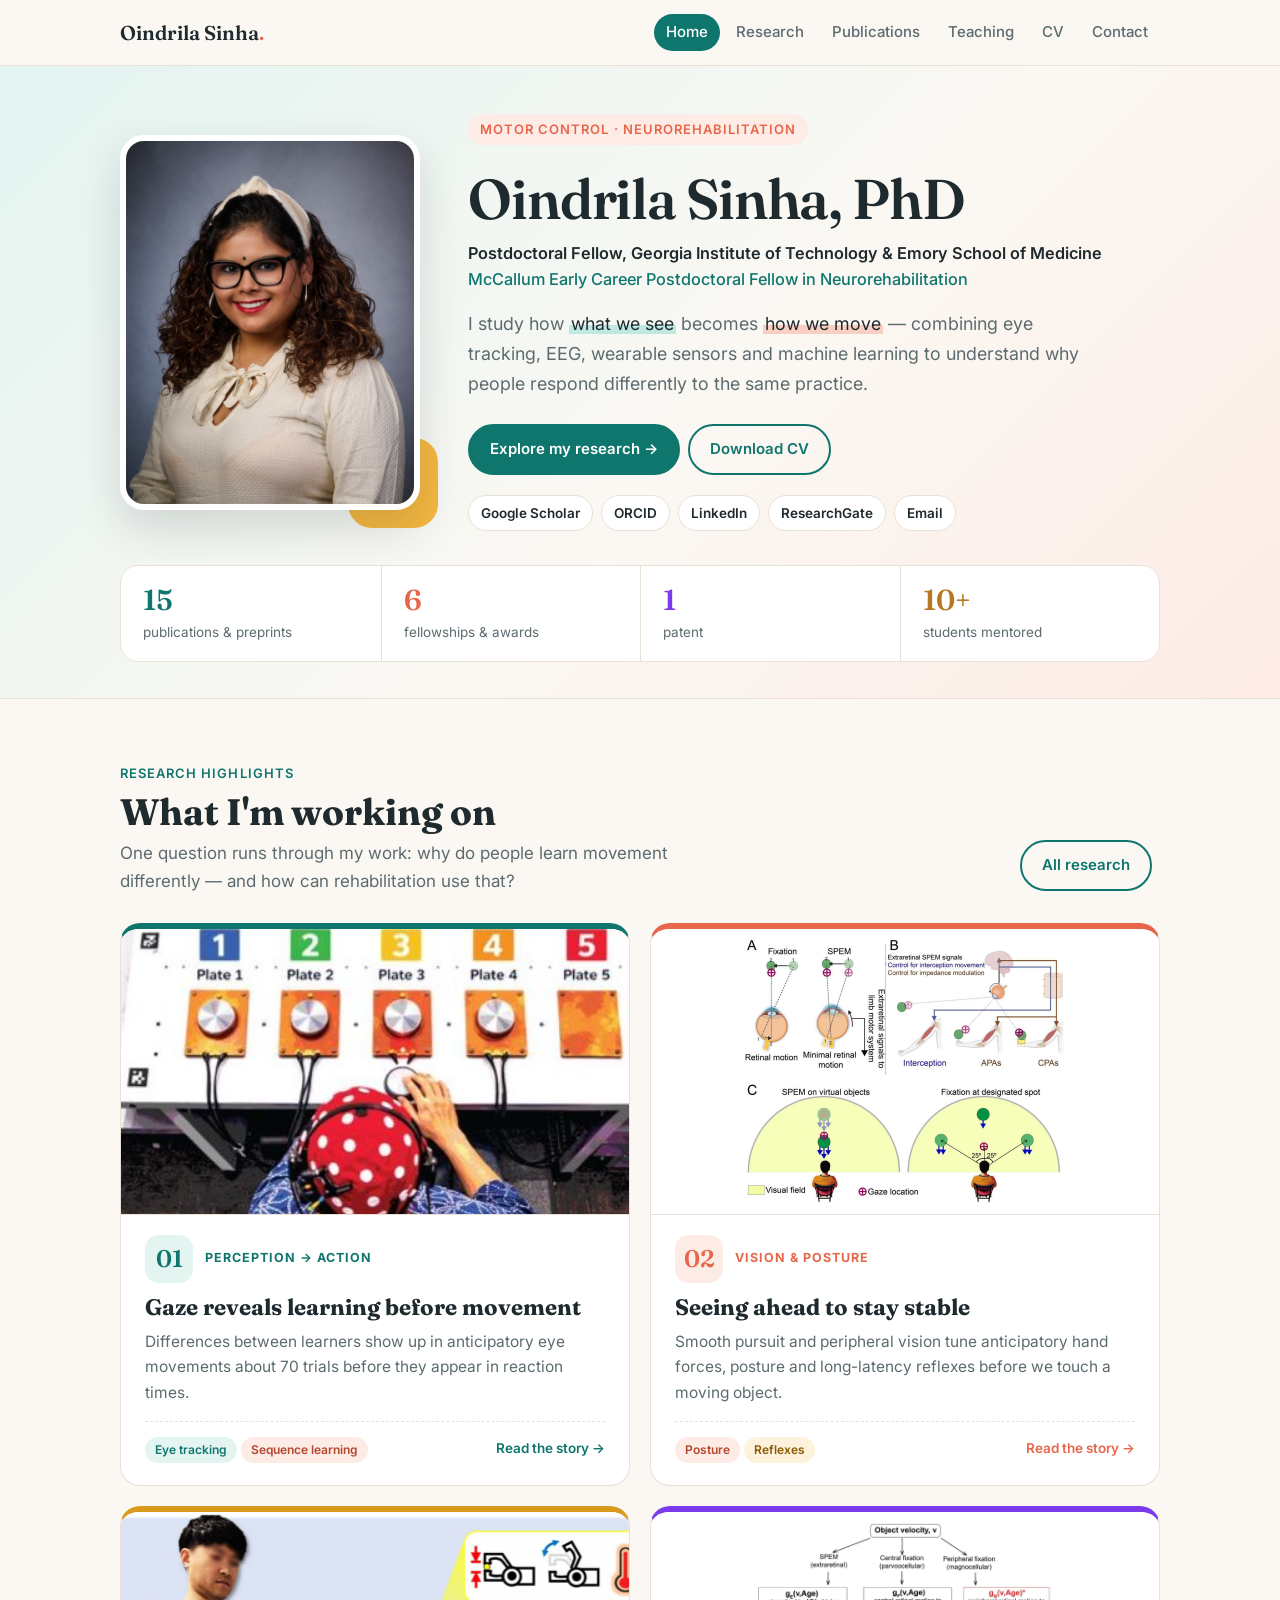
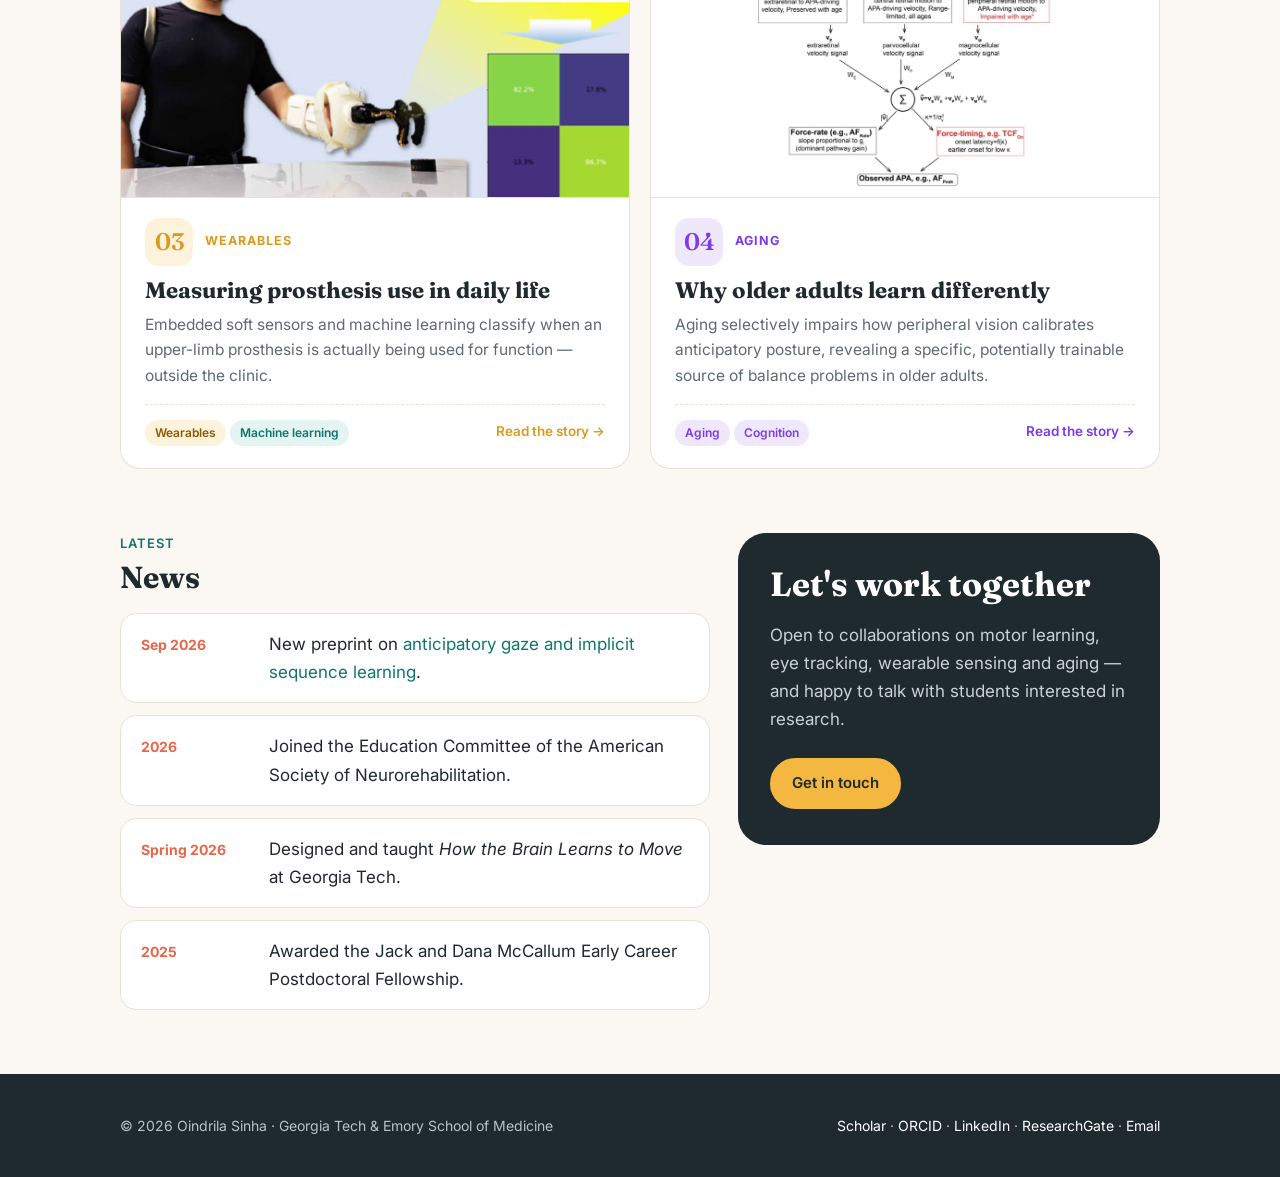
<file: index.html>
<!doctype html><html lang="en"><head><meta charset="utf-8"><meta name="viewport" content="width=device-width,initial-scale=1">
<title>Oindrila Sinha, PhD · Postdoctoral Fellow, Georgia Tech &amp; Emory</title>
<meta name="description" content="Oindrila Sinha, PhD — postdoctoral fellow at Georgia Tech (Georgia Institute of Technology) and Emory School of Medicine. Research on motor learning, anticipatory gaze, eye tracking, EEG, wearable sensing and neurorehabilitation.">
<meta property="og:title" content="Oindrila Sinha, PhD · Postdoctoral Fellow, Georgia Tech &amp; Emory"><meta property="og:description" content="Oindrila Sinha, PhD — postdoctoral fellow at Georgia Tech (Georgia Institute of Technology) and Emory School of Medicine. Research on motor learning, anticipatory gaze, eye tracking, EEG, wearable sensing and neurorehabilitation."><meta property="og:type" content="profile"><meta property="og:url" content="https://oindrila-sinha.github.io/"><meta property="og:image" content="https://oindrila-sinha.github.io/oindrila-sinha.jpg"><link rel="canonical" href="https://oindrila-sinha.github.io/"><script type="application/ld+json">{"@context":"https://schema.org","@type":"Person","name":"Oindrila Sinha","honorificSuffix":"PhD","url":"https://oindrila-sinha.github.io/","image":"https://oindrila-sinha.github.io/oindrila-sinha.jpg","jobTitle":"Postdoctoral Fellow","email":"mailto:osinha8@gatech.edu","affiliation":[{"@type":"CollegeOrUniversity","name":"Georgia Institute of Technology"},{"@type":"CollegeOrUniversity","name":"Emory University School of Medicine"}],"alumniOf":[{"@type":"CollegeOrUniversity","name":"The Pennsylvania State University"},{"@type":"CollegeOrUniversity","name":"Presidency University"}],"knowsAbout":["Motor control","Motor learning","Eye tracking","Anticipatory gaze","EEG","Neurorehabilitation","Wearable sensors","Machine learning"],"sameAs":["https://scholar.google.com/citations?user=RunZZMYAAAAJ","https://orcid.org/0000-0001-8608-3342","https://www.linkedin.com/in/oindrila-sinha-850413182","https://www.researchgate.net/profile/Oindrila-Sinha","https://github.com/Oindrila-Sinha"]}</script>
<link rel="preconnect" href="https://fonts.googleapis.com"><link href="https://fonts.googleapis.com/css2?family=Fraunces:ital,opsz,wght@0,9..144,500;0,9..144,600;1,9..144,500&family=Inter:wght@400;500;600;700&display=swap" rel="stylesheet">
<link rel="stylesheet" href="style.css"></head><body>
<header><div class="wrap"><nav><a class="brand" href="index.html">Oindrila Sinha<span>.</span></a><ul><li><a href="index.html" class="active">Home</a></li><li><a href="research.html">Research</a></li><li><a href="publications.html">Publications</a></li><li><a href="teaching.html">Teaching</a></li><li><a href="cv.html">CV</a></li><li><a href="contact.html">Contact</a></li></ul></nav></div></header>
<section class="hero2"><div class="wrap hero2-grid">
<div class="ph"><img src="oindrila-sinha.jpg" alt="Portrait of Oindrila Sinha" width="640" height="804"></div>
<div class="intro">
<span class="eyebrow">Motor control · Neurorehabilitation</span>
<h1>Oindrila Sinha, PhD</h1>
<p class="role">Postdoctoral Fellow, Georgia Institute of Technology &amp; Emory School of Medicine<br><span>McCallum Early Career Postdoctoral Fellow in Neurorehabilitation</span></p>
<p class="lead">I study how <mark>what we see</mark> becomes <mark class="m2">how we move</mark> — combining eye tracking, EEG, wearable sensors and machine learning to understand why people respond differently to the same practice.</p>
<div class="cta"><a class="btn" href="research.html">Explore my research →</a><a class="btn ghost" href="Oindrila-Sinha-CV.pdf" target="_blank" rel="noopener">Download CV</a></div>
<div class="links"><a href="https://scholar.google.com/citations?user=RunZZMYAAAAJ&amp;hl=en">Google Scholar</a><a href="https://orcid.org/0000-0001-8608-3342">ORCID</a><a href="https://www.linkedin.com/in/oindrila-sinha-850413182">LinkedIn</a><a href="https://www.researchgate.net/profile/Oindrila-Sinha">ResearchGate</a><a href="mailto:osinha8@gatech.edu">Email</a></div>
</div></div>
<div class="wrap"><div class="stats2">
<div><b>15</b><span>publications &amp; preprints</span></div><div><b>6</b><span>fellowships &amp; awards</span></div><div><b>1</b><span>patent</span></div><div><b>10+</b><span>students mentored</span></div></div></div></section>
<section class="block"><div class="wrap">
<div class="sec-head"><div><div class="kicker">Research highlights</div><h2>What I'm working on</h2><p>One question runs through my work: why do people learn movement differently — and how can rehabilitation use that?</p></div><a class="btn ghost" href="research.html">All research</a></div>
<div class="hls"><article class="hl hl-teal"><a class="hl-img fit-cover" href="research.html#r01"><img src="fig-gaze-setup.jpg" alt="Experimental setup: five target plates with LEDs; participant wearing an EEG cap while eye movements are tracked." loading="lazy"></a><div class="hl-in"><div class="hl-top"><span class="hl-num">01</span><span class="hl-kick">Perception → action</span></div><h3>Gaze reveals learning before movement</h3><p>Differences between learners show up in anticipatory eye movements about 70 trials before they appear in reaction times.</p><div class="hl-foot"><div><span class="tag ">Eye tracking</span><span class="tag t-coral">Sequence learning</span></div><a href="research.html#r01">Read the story →</a></div></div></article><article class="hl hl-coral"><a class="hl-img fit-contain" href="research.html#r02"><img src="fig-posture-concept.jpg" alt="Conceptual framework: fixating vs. tracking a moving object with smooth pursuit, and how extraretinal signals feed interception and postural control." loading="lazy"></a><div class="hl-in"><div class="hl-top"><span class="hl-num">02</span><span class="hl-kick">Vision &amp; posture</span></div><h3>Seeing ahead to stay stable</h3><p>Smooth pursuit and peripheral vision tune anticipatory hand forces, posture and long-latency reflexes before we touch a moving object.</p><div class="hl-foot"><div><span class="tag t-coral">Posture</span><span class="tag t-sun">Reflexes</span></div><a href="research.html#r02">Read the story →</a></div></div></article><article class="hl hl-sun"><a class="hl-img fit-cover" href="research.html#r03"><img src="fig-prosthesis-system.jpg" alt="The multimodal sensing prosthesis simulator worn during daily activities, with pressure, strain and temperature sensing feeding a machine-learning classifier." loading="lazy"></a><div class="hl-in"><div class="hl-top"><span class="hl-num">03</span><span class="hl-kick">Wearables</span></div><h3>Measuring prosthesis use in daily life</h3><p>Embedded soft sensors and machine learning classify when an upper-limb prosthesis is actually being used for function — outside the clinic.</p><div class="hl-foot"><div><span class="tag t-sun">Wearables</span><span class="tag ">Machine learning</span></div><a href="research.html#r03">Read the story →</a></div></div></article><article class="hl hl-plum"><a class="hl-img fit-contain" href="research.html#r04"><img src="fig-aging-model.jpg" alt="Conceptual model: object velocity is encoded by three visual pathways; aging selectively impairs the peripheral (magnocellular) route." loading="lazy"></a><div class="hl-in"><div class="hl-top"><span class="hl-num">04</span><span class="hl-kick">Aging</span></div><h3>Why older adults learn differently</h3><p>Aging selectively impairs how peripheral vision calibrates anticipatory posture, revealing a specific, potentially trainable source of balance problems in older adults.</p><div class="hl-foot"><div><span class="tag t-plum">Aging</span><span class="tag t-plum">Cognition</span></div><a href="research.html#r04">Read the story →</a></div></div></article></div></div></div></section>
<section class="block" style="padding-top:0"><div class="wrap"><div class="two">
<div><div class="kicker">Latest</div><h2 style="font-size:1.9rem;margin-bottom:18px">News</h2><ul class="news">
<li><span class="when">Sep 2026</span><span>New preprint on <a href="https://doi.org/10.64898/2026.09.09.750154">anticipatory gaze and implicit sequence learning</a>.</span></li>
<li><span class="when">2026</span><span>Joined the Education Committee of the American Society of Neurorehabilitation.</span></li>
<li><span class="when">Spring 2026</span><span>Designed and taught <em>How the Brain Learns to Move</em> at Georgia Tech.</span></li>
<li><span class="when">2025</span><span>Awarded the Jack and Dana McCallum Early Career Postdoctoral Fellowship.</span></li></ul></div>
<div class="band band-v"><h2>Let's work together</h2><p>Open to collaborations on motor learning, eye tracking, wearable sensing and aging — and happy to talk with students interested in research.</p><a class="btn" href="contact.html">Get in touch</a></div>
</div></div></section>
<footer><div class="wrap"><div>© 2026 Oindrila Sinha · Georgia Tech &amp; Emory School of Medicine</div><div><a href="https://scholar.google.com/citations?user=RunZZMYAAAAJ&amp;hl=en">Scholar</a> · <a href="https://orcid.org/0000-0001-8608-3342">ORCID</a> · <a href="https://www.linkedin.com/in/oindrila-sinha-850413182">LinkedIn</a> · <a href="https://www.researchgate.net/profile/Oindrila-Sinha">ResearchGate</a> · <a href="mailto:osinha8@gatech.edu">Email</a></div></div></footer>
</body></html>
</file>
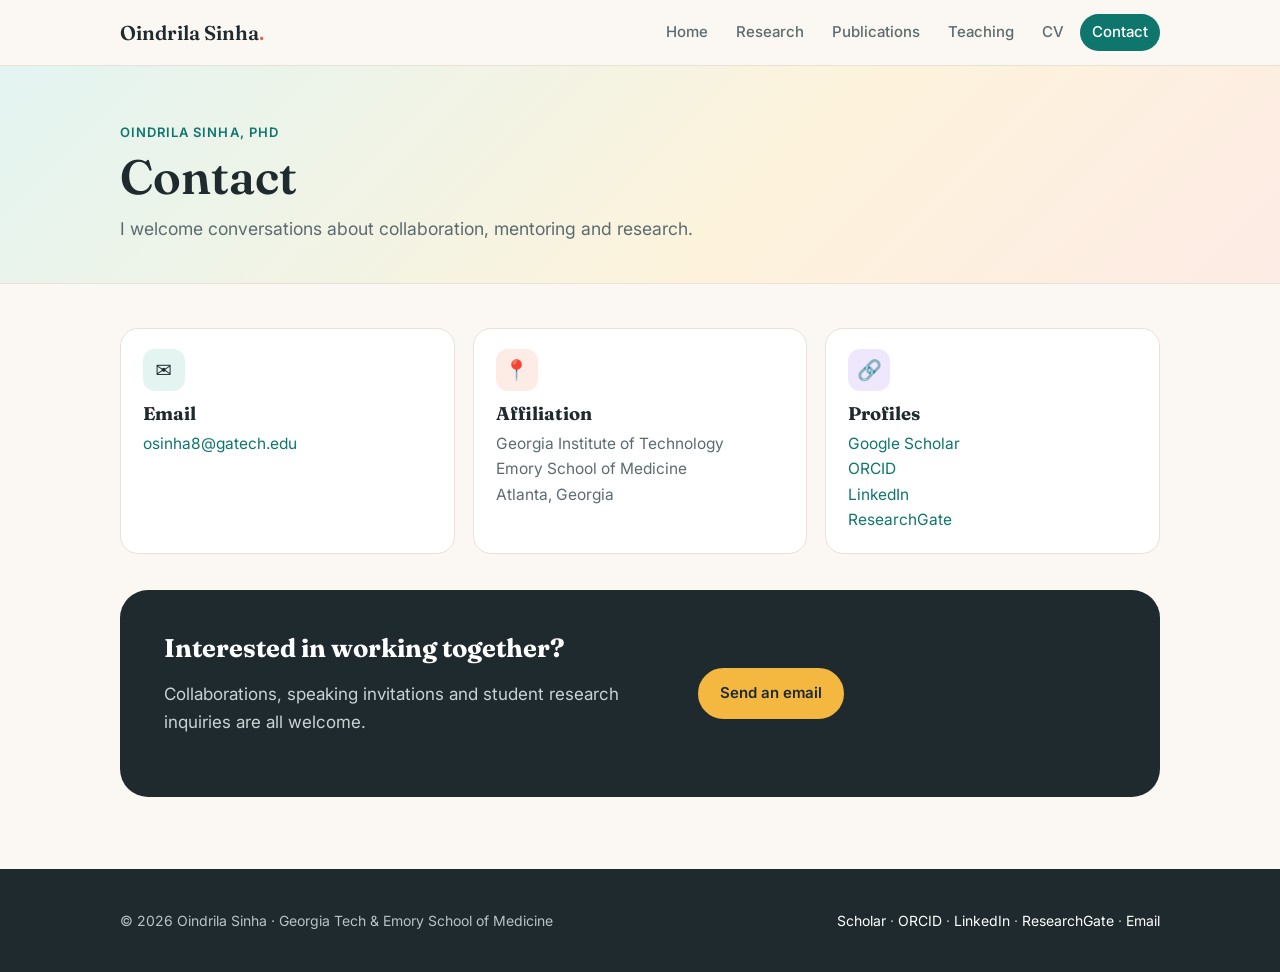
<file: contact.html>
<!doctype html><html lang="en"><head><meta charset="utf-8"><meta name="viewport" content="width=device-width,initial-scale=1">
<title>Contact · Oindrila Sinha, PhD · Georgia Tech</title>
<meta name="description" content="Contact Oindrila Sinha, postdoctoral fellow at Georgia Institute of Technology and Emory School of Medicine, Atlanta.">
<meta property="og:title" content="Contact · Oindrila Sinha, PhD · Georgia Tech"><meta property="og:description" content="Contact Oindrila Sinha, postdoctoral fellow at Georgia Institute of Technology and Emory School of Medicine, Atlanta."><meta property="og:type" content="profile"><meta property="og:url" content="https://oindrila-sinha.github.io/contact.html"><meta property="og:image" content="https://oindrila-sinha.github.io/oindrila-sinha.jpg"><link rel="canonical" href="https://oindrila-sinha.github.io/contact.html">
<link rel="preconnect" href="https://fonts.googleapis.com"><link href="https://fonts.googleapis.com/css2?family=Fraunces:ital,opsz,wght@0,9..144,500;0,9..144,600;1,9..144,500&family=Inter:wght@400;500;600;700&display=swap" rel="stylesheet">
<link rel="stylesheet" href="style.css"></head><body>
<header><div class="wrap"><nav><a class="brand" href="index.html">Oindrila Sinha<span>.</span></a><ul><li><a href="index.html">Home</a></li><li><a href="research.html">Research</a></li><li><a href="publications.html">Publications</a></li><li><a href="teaching.html">Teaching</a></li><li><a href="cv.html">CV</a></li><li><a href="contact.html" class="active">Contact</a></li></ul></nav></div></header>
<div class="pagehead"><div class="wrap"><div class="kicker">Oindrila Sinha, PhD</div><h1>Contact</h1><p>I welcome conversations about collaboration, mentoring and research.</p></div></div><main class="page"><div class="wrap"><div class="cards"><div class="card"><div class="ico">✉️</div><h3>Email</h3><p><a href="mailto:osinha8@gatech.edu">osinha8@gatech.edu</a></p></div><div class="card"><div class="ico" style="background:var(--soft-coral)">📍</div><h3>Affiliation</h3><p>Georgia Institute of Technology<br>Emory School of Medicine<br>Atlanta, Georgia</p></div><div class="card"><div class="ico" style="background:var(--soft-plum)">🔗</div><h3>Profiles</h3><p><a href="https://scholar.google.com/citations?user=RunZZMYAAAAJ&amp;hl=en">Google Scholar</a><br><a href="https://orcid.org/0000-0001-8608-3342">ORCID</a><br><a href="https://www.linkedin.com/in/oindrila-sinha-850413182">LinkedIn</a><br><a href="https://www.researchgate.net/profile/Oindrila-Sinha">ResearchGate</a></p></div></div><div class="band" style="margin-top:36px"><div><h2>Interested in working together?</h2><p>Collaborations, speaking invitations and student research inquiries are all welcome.</p></div><div><a class="btn" href="mailto:osinha8@gatech.edu">Send an email</a></div></div></div></main>
<footer><div class="wrap"><div>© 2026 Oindrila Sinha · Georgia Tech &amp; Emory School of Medicine</div><div><a href="https://scholar.google.com/citations?user=RunZZMYAAAAJ&amp;hl=en">Scholar</a> · <a href="https://orcid.org/0000-0001-8608-3342">ORCID</a> · <a href="https://www.linkedin.com/in/oindrila-sinha-850413182">LinkedIn</a> · <a href="https://www.researchgate.net/profile/Oindrila-Sinha">ResearchGate</a> · <a href="mailto:osinha8@gatech.edu">Email</a></div></div></footer>
</body></html>
</file>
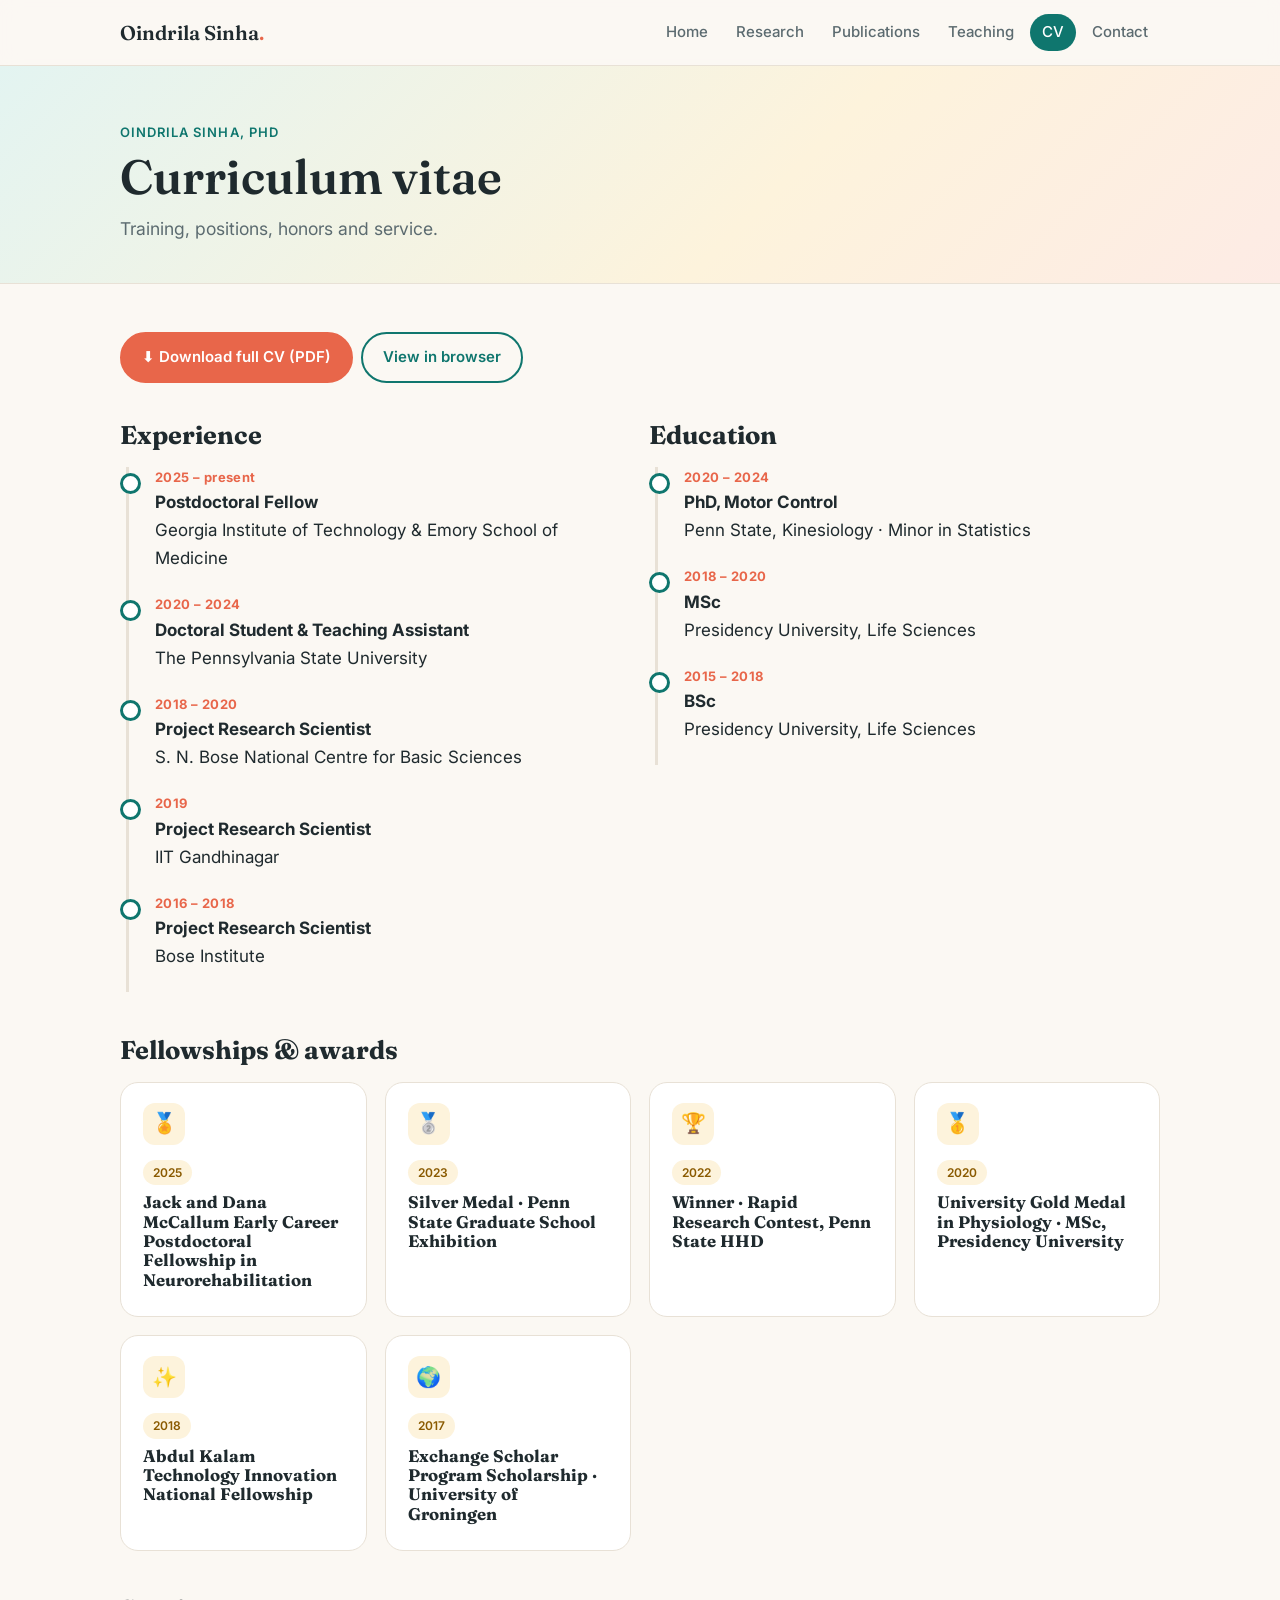
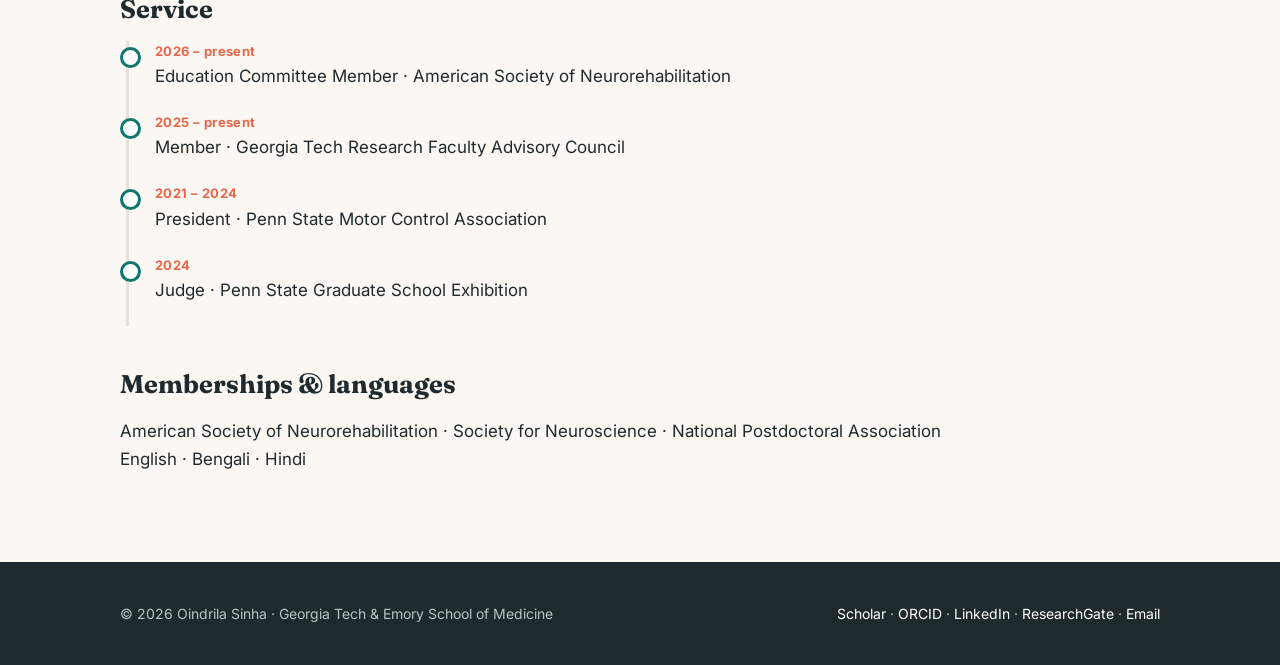
<file: cv.html>
<!doctype html><html lang="en"><head><meta charset="utf-8"><meta name="viewport" content="width=device-width,initial-scale=1">
<title>CV · Oindrila Sinha, PhD · Georgia Tech &amp; Emory</title>
<meta name="description" content="Curriculum vitae of Oindrila Sinha, PhD, postdoctoral fellow at Georgia Tech and Emory School of Medicine.">
<meta property="og:title" content="CV · Oindrila Sinha, PhD · Georgia Tech &amp; Emory"><meta property="og:description" content="Curriculum vitae of Oindrila Sinha, PhD, postdoctoral fellow at Georgia Tech and Emory School of Medicine."><meta property="og:type" content="profile"><meta property="og:url" content="https://oindrila-sinha.github.io/cv.html"><meta property="og:image" content="https://oindrila-sinha.github.io/oindrila-sinha.jpg"><link rel="canonical" href="https://oindrila-sinha.github.io/cv.html">
<link rel="preconnect" href="https://fonts.googleapis.com"><link href="https://fonts.googleapis.com/css2?family=Fraunces:ital,opsz,wght@0,9..144,500;0,9..144,600;1,9..144,500&family=Inter:wght@400;500;600;700&display=swap" rel="stylesheet">
<link rel="stylesheet" href="style.css"></head><body>
<header><div class="wrap"><nav><a class="brand" href="index.html">Oindrila Sinha<span>.</span></a><ul><li><a href="index.html">Home</a></li><li><a href="research.html">Research</a></li><li><a href="publications.html">Publications</a></li><li><a href="teaching.html">Teaching</a></li><li><a href="cv.html" class="active">CV</a></li><li><a href="contact.html">Contact</a></li></ul></nav></div></header>
<div class="pagehead"><div class="wrap"><div class="kicker">Oindrila Sinha, PhD</div><h1>Curriculum vitae</h1><p>Training, positions, honors and service.</p></div></div><main class="page"><div class="wrap"><a class="btn coral" href="Oindrila-Sinha-CV.pdf" download>⬇ Download full CV (PDF)</a><a class="btn ghost" href="Oindrila-Sinha-CV.pdf" target="_blank" rel="noopener">View in browser</a><div class="cards" style="margin-top:34px"><div><h2 style="margin-top:0">Experience</h2><ul class="tl"><li><span class="yr">2025 – present</span><b>Postdoctoral Fellow</b><br>Georgia Institute of Technology &amp; Emory School of Medicine</li><li><span class="yr">2020 – 2024</span><b>Doctoral Student &amp; Teaching Assistant</b><br>The Pennsylvania State University</li><li><span class="yr">2018 – 2020</span><b>Project Research Scientist</b><br>S. N. Bose National Centre for Basic Sciences</li><li><span class="yr">2019</span><b>Project Research Scientist</b><br>IIT Gandhinagar</li><li><span class="yr">2016 – 2018</span><b>Project Research Scientist</b><br>Bose Institute</li></ul></div><div><h2 style="margin-top:0">Education</h2><ul class="tl"><li><span class="yr">2020 – 2024</span><b>PhD, Motor Control</b><br>Penn State, Kinesiology · Minor in Statistics</li><li><span class="yr">2018 – 2020</span><b>MSc</b><br>Presidency University, Life Sciences</li><li><span class="yr">2015 – 2018</span><b>BSc</b><br>Presidency University, Life Sciences</li></ul></div></div><h2>Fellowships &amp; awards</h2><div class="cards"><div class="card"><div class="ico" style="background:var(--soft-sun)">🏅</div><span class="tag t-sun">2025</span><h3 style="margin-top:8px;font-size:1.05rem">Jack and Dana McCallum Early Career Postdoctoral Fellowship in Neurorehabilitation</h3></div><div class="card"><div class="ico" style="background:var(--soft-sun)">🥈</div><span class="tag t-sun">2023</span><h3 style="margin-top:8px;font-size:1.05rem">Silver Medal · Penn State Graduate School Exhibition</h3></div><div class="card"><div class="ico" style="background:var(--soft-sun)">🏆</div><span class="tag t-sun">2022</span><h3 style="margin-top:8px;font-size:1.05rem">Winner · Rapid Research Contest, Penn State HHD</h3></div><div class="card"><div class="ico" style="background:var(--soft-sun)">🥇</div><span class="tag t-sun">2020</span><h3 style="margin-top:8px;font-size:1.05rem">University Gold Medal in Physiology · MSc, Presidency University</h3></div><div class="card"><div class="ico" style="background:var(--soft-sun)">✨</div><span class="tag t-sun">2018</span><h3 style="margin-top:8px;font-size:1.05rem">Abdul Kalam Technology Innovation National Fellowship</h3></div><div class="card"><div class="ico" style="background:var(--soft-sun)">🌍</div><span class="tag t-sun">2017</span><h3 style="margin-top:8px;font-size:1.05rem">Exchange Scholar Program Scholarship · University of Groningen</h3></div></div><h2>Service</h2><ul class="tl"><li><span class="yr">2026 – present</span>Education Committee Member · American Society of Neurorehabilitation</li><li><span class="yr">2025 – present</span>Member · Georgia Tech Research Faculty Advisory Council</li><li><span class="yr">2021 – 2024</span>President · Penn State Motor Control Association</li><li><span class="yr">2024</span>Judge · Penn State Graduate School Exhibition</li></ul><h2>Memberships &amp; languages</h2><p>American Society of Neurorehabilitation · Society for Neuroscience · National Postdoctoral Association<br>English · Bengali · Hindi</p></div></main>
<footer><div class="wrap"><div>© 2026 Oindrila Sinha · Georgia Tech &amp; Emory School of Medicine</div><div><a href="https://scholar.google.com/citations?user=RunZZMYAAAAJ&amp;hl=en">Scholar</a> · <a href="https://orcid.org/0000-0001-8608-3342">ORCID</a> · <a href="https://www.linkedin.com/in/oindrila-sinha-850413182">LinkedIn</a> · <a href="https://www.researchgate.net/profile/Oindrila-Sinha">ResearchGate</a> · <a href="mailto:osinha8@gatech.edu">Email</a></div></div></footer>
</body></html>
</file>
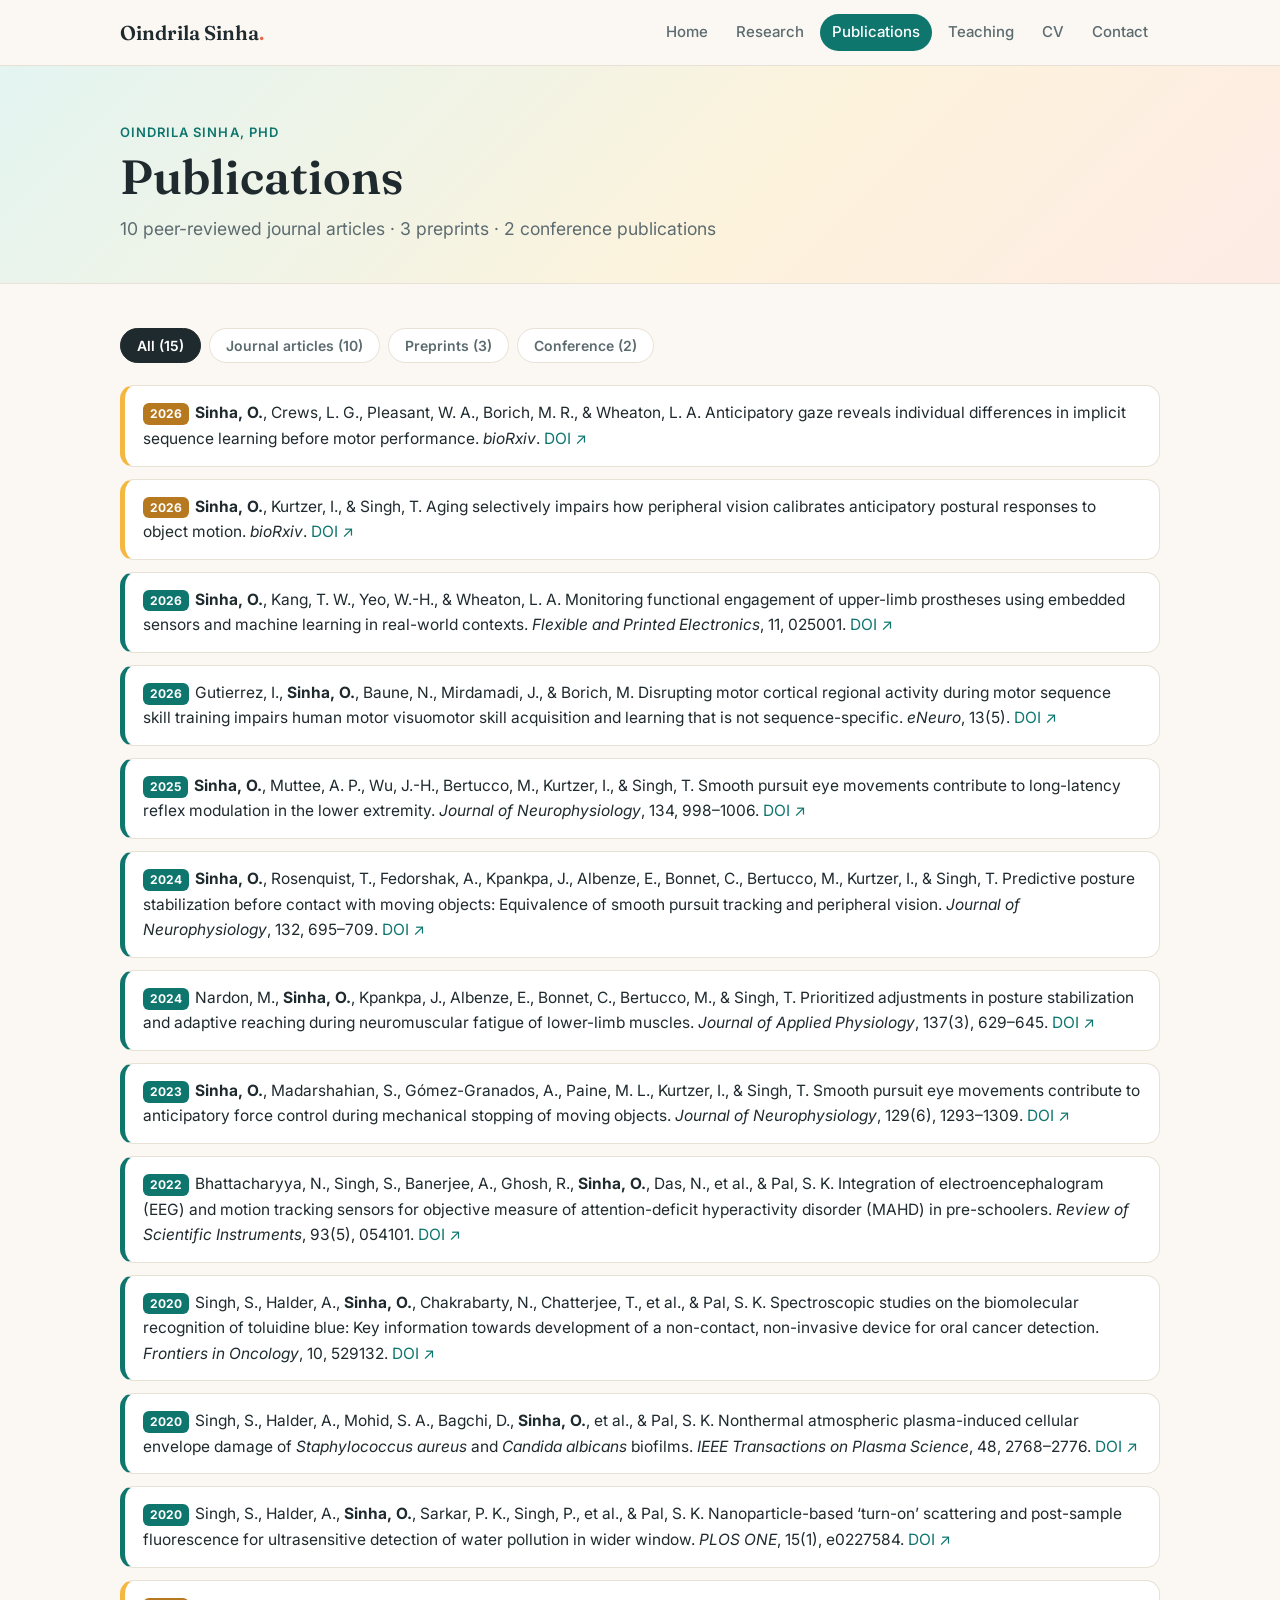
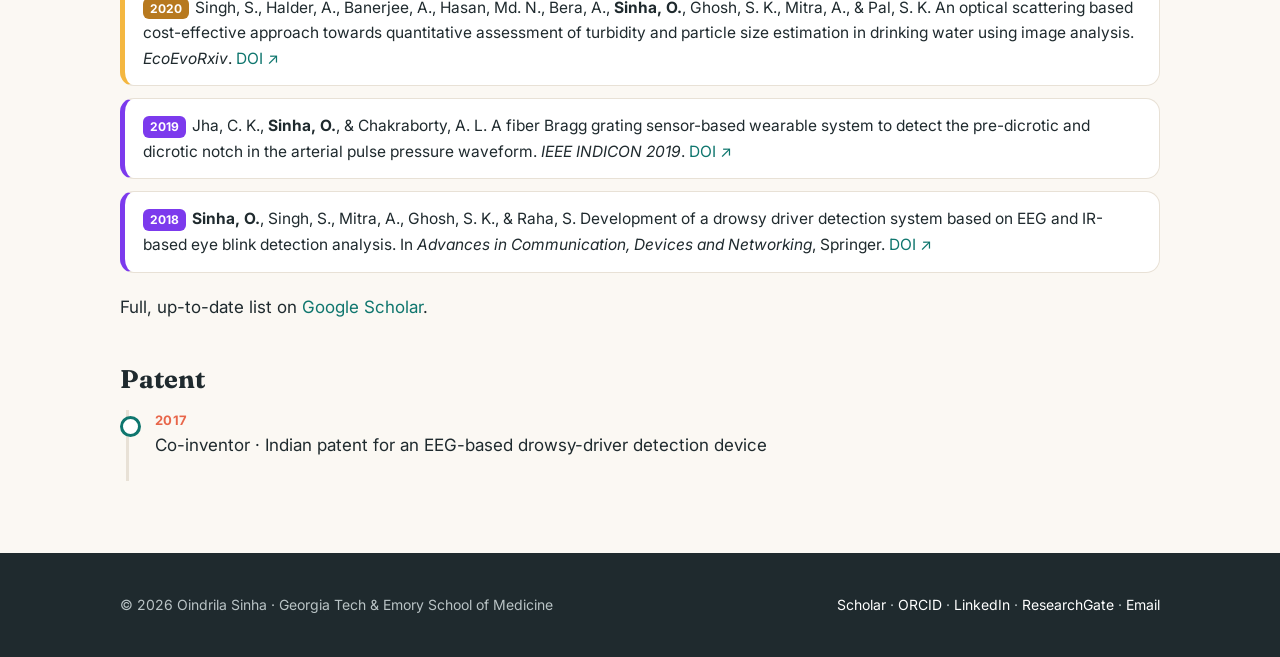
<file: publications.html>
<!doctype html><html lang="en"><head><meta charset="utf-8"><meta name="viewport" content="width=device-width,initial-scale=1">
<title>Publications · Oindrila Sinha, PhD · Georgia Tech</title>
<meta name="description" content="Publications and preprints by Oindrila Sinha, Georgia Institute of Technology and Emory School of Medicine.">
<meta property="og:title" content="Publications · Oindrila Sinha, PhD · Georgia Tech"><meta property="og:description" content="Publications and preprints by Oindrila Sinha, Georgia Institute of Technology and Emory School of Medicine."><meta property="og:type" content="profile"><meta property="og:url" content="https://oindrila-sinha.github.io/publications.html"><meta property="og:image" content="https://oindrila-sinha.github.io/oindrila-sinha.jpg"><link rel="canonical" href="https://oindrila-sinha.github.io/publications.html">
<link rel="preconnect" href="https://fonts.googleapis.com"><link href="https://fonts.googleapis.com/css2?family=Fraunces:ital,opsz,wght@0,9..144,500;0,9..144,600;1,9..144,500&family=Inter:wght@400;500;600;700&display=swap" rel="stylesheet">
<link rel="stylesheet" href="style.css"></head><body>
<header><div class="wrap"><nav><a class="brand" href="index.html">Oindrila Sinha<span>.</span></a><ul><li><a href="index.html">Home</a></li><li><a href="research.html">Research</a></li><li><a href="publications.html" class="active">Publications</a></li><li><a href="teaching.html">Teaching</a></li><li><a href="cv.html">CV</a></li><li><a href="contact.html">Contact</a></li></ul></nav></div></header>
<div class="pagehead"><div class="wrap"><div class="kicker">Oindrila Sinha, PhD</div><h1>Publications</h1><p>10 peer-reviewed journal articles · 3 preprints · 2 conference publications</p></div></div><main class="page"><div class="wrap"><div class="filters"><button class="on" data-f="all">All (15)</button><button data-f="jr">Journal articles (10)</button><button data-f="pre">Preprints (3)</button><button data-f="conf">Conference (2)</button></div><div id="pubs"><div class="pub pre" data-k="pre"><span class="yr">2026</span><strong>Sinha, O.</strong>, Crews, L. G., Pleasant, W. A., Borich, M. R., &amp; Wheaton, L. A. Anticipatory gaze reveals individual differences in implicit sequence learning before motor performance. <em>bioRxiv</em>. <a href="https://doi.org/10.64898/2026.09.09.750154">DOI ↗</a></div><div class="pub pre" data-k="pre"><span class="yr">2026</span><strong>Sinha, O.</strong>, Kurtzer, I., &amp; Singh, T. Aging selectively impairs how peripheral vision calibrates anticipatory postural responses to object motion. <em>bioRxiv</em>. <a href="https://doi.org/10.64898/2026.05.07.723563">DOI ↗</a></div><div class="pub " data-k="jr"><span class="yr">2026</span><strong>Sinha, O.</strong>, Kang, T. W., Yeo, W.-H., &amp; Wheaton, L. A. Monitoring functional engagement of upper-limb prostheses using embedded sensors and machine learning in real-world contexts. <em>Flexible and Printed Electronics</em>, 11, 025001. <a href="https://doi.org/10.1088/2058-8585/ae511a">DOI ↗</a></div><div class="pub " data-k="jr"><span class="yr">2026</span>Gutierrez, I., <strong>Sinha, O.</strong>, Baune, N., Mirdamadi, J., &amp; Borich, M. Disrupting motor cortical regional activity during motor sequence skill training impairs human motor visuomotor skill acquisition and learning that is not sequence-specific. <em>eNeuro</em>, 13(5). <a href="https://doi.org/10.1523/ENEURO.0348-25.2026">DOI ↗</a></div><div class="pub " data-k="jr"><span class="yr">2025</span><strong>Sinha, O.</strong>, Muttee, A. P., Wu, J.-H., Bertucco, M., Kurtzer, I., &amp; Singh, T. Smooth pursuit eye movements contribute to long-latency reflex modulation in the lower extremity. <em>Journal of Neurophysiology</em>, 134, 998–1006. <a href="https://doi.org/10.1152/jn.00023.2025">DOI ↗</a></div><div class="pub " data-k="jr"><span class="yr">2024</span><strong>Sinha, O.</strong>, Rosenquist, T., Fedorshak, A., Kpankpa, J., Albenze, E., Bonnet, C., Bertucco, M., Kurtzer, I., &amp; Singh, T. Predictive posture stabilization before contact with moving objects: Equivalence of smooth pursuit tracking and peripheral vision. <em>Journal of Neurophysiology</em>, 132, 695–709. <a href="https://doi.org/10.1152/jn.00158.2024">DOI ↗</a></div><div class="pub " data-k="jr"><span class="yr">2024</span>Nardon, M., <strong>Sinha, O.</strong>, Kpankpa, J., Albenze, E., Bonnet, C., Bertucco, M., &amp; Singh, T. Prioritized adjustments in posture stabilization and adaptive reaching during neuromuscular fatigue of lower-limb muscles. <em>Journal of Applied Physiology</em>, 137(3), 629–645. <a href="https://doi.org/10.1152/japplphysiol.00252.2024">DOI ↗</a></div><div class="pub " data-k="jr"><span class="yr">2023</span><strong>Sinha, O.</strong>, Madarshahian, S., Gómez-Granados, A., Paine, M. L., Kurtzer, I., &amp; Singh, T. Smooth pursuit eye movements contribute to anticipatory force control during mechanical stopping of moving objects. <em>Journal of Neurophysiology</em>, 129(6), 1293–1309. <a href="https://doi.org/10.1152/jn.00075.2023">DOI ↗</a></div><div class="pub " data-k="jr"><span class="yr">2022</span>Bhattacharyya, N., Singh, S., Banerjee, A., Ghosh, R., <strong>Sinha, O.</strong>, Das, N., et al., &amp; Pal, S. K. Integration of electroencephalogram (EEG) and motion tracking sensors for objective measure of attention-deficit hyperactivity disorder (MAHD) in pre-schoolers. <em>Review of Scientific Instruments</em>, 93(5), 054101. <a href="https://doi.org/10.1063/5.0088044">DOI ↗</a></div><div class="pub " data-k="jr"><span class="yr">2020</span>Singh, S., Halder, A., <strong>Sinha, O.</strong>, Chakrabarty, N., Chatterjee, T., et al., &amp; Pal, S. K. Spectroscopic studies on the biomolecular recognition of toluidine blue: Key information towards development of a non-contact, non-invasive device for oral cancer detection. <em>Frontiers in Oncology</em>, 10, 529132. <a href="https://doi.org/10.3389/fonc.2020.529132">DOI ↗</a></div><div class="pub " data-k="jr"><span class="yr">2020</span>Singh, S., Halder, A., Mohid, S. A., Bagchi, D., <strong>Sinha, O.</strong>, et al., &amp; Pal, S. K. Nonthermal atmospheric plasma-induced cellular envelope damage of <em>Staphylococcus aureus</em> and <em>Candida albicans</em> biofilms. <em>IEEE Transactions on Plasma Science</em>, 48, 2768–2776. <a href="https://doi.org/10.1109/TPS.2020.3008282">DOI ↗</a></div><div class="pub " data-k="jr"><span class="yr">2020</span>Singh, S., Halder, A., <strong>Sinha, O.</strong>, Sarkar, P. K., Singh, P., et al., &amp; Pal, S. K. Nanoparticle-based ‘turn-on’ scattering and post-sample fluorescence for ultrasensitive detection of water pollution in wider window. <em>PLOS ONE</em>, 15(1), e0227584. <a href="https://doi.org/10.1371/journal.pone.0227584">DOI ↗</a></div><div class="pub pre" data-k="pre"><span class="yr">2020</span>Singh, S., Halder, A., Banerjee, A., Hasan, Md. N., Bera, A., <strong>Sinha, O.</strong>, Ghosh, S. K., Mitra, A., &amp; Pal, S. K. An optical scattering based cost-effective approach towards quantitative assessment of turbidity and particle size estimation in drinking water using image analysis. <em>EcoEvoRxiv</em>. <a href="https://doi.org/10.32942/osf.io/davfq">DOI ↗</a></div><div class="pub conf" data-k="conf"><span class="yr">2019</span>Jha, C. K., <strong>Sinha, O.</strong>, &amp; Chakraborty, A. L. A fiber Bragg grating sensor-based wearable system to detect the pre-dicrotic and dicrotic notch in the arterial pulse pressure waveform. <em>IEEE INDICON 2019</em>. <a href="https://doi.org/10.1109/INDICON47234.2019.9030334">DOI ↗</a></div><div class="pub conf" data-k="conf"><span class="yr">2018</span><strong>Sinha, O.</strong>, Singh, S., Mitra, A., Ghosh, S. K., &amp; Raha, S. Development of a drowsy driver detection system based on EEG and IR-based eye blink detection analysis. In <em>Advances in Communication, Devices and Networking</em>, Springer. <a href="https://doi.org/10.1007/978-981-10-7901-6_34">DOI ↗</a></div></div><p style="margin-top:20px">Full, up-to-date list on <a href="https://scholar.google.com/citations?user=RunZZMYAAAAJ&amp;hl=en">Google Scholar</a>.</p><h2>Patent</h2><ul class="tl"><li><span class="yr">2017</span>Co-inventor · Indian patent for an EEG-based drowsy-driver detection device</li></ul><script>document.querySelectorAll('.filters button').forEach(b=>b.onclick=()=>{document.querySelectorAll('.filters button').forEach(x=>x.classList.toggle('on',x===b));document.querySelectorAll('#pubs .pub').forEach(p=>p.style.display=(b.dataset.f==='all'||p.dataset.k===b.dataset.f)?'':'none')})</script></div></main>
<footer><div class="wrap"><div>© 2026 Oindrila Sinha · Georgia Tech &amp; Emory School of Medicine</div><div><a href="https://scholar.google.com/citations?user=RunZZMYAAAAJ&amp;hl=en">Scholar</a> · <a href="https://orcid.org/0000-0001-8608-3342">ORCID</a> · <a href="https://www.linkedin.com/in/oindrila-sinha-850413182">LinkedIn</a> · <a href="https://www.researchgate.net/profile/Oindrila-Sinha">ResearchGate</a> · <a href="mailto:osinha8@gatech.edu">Email</a></div></div></footer>
</body></html>
</file>
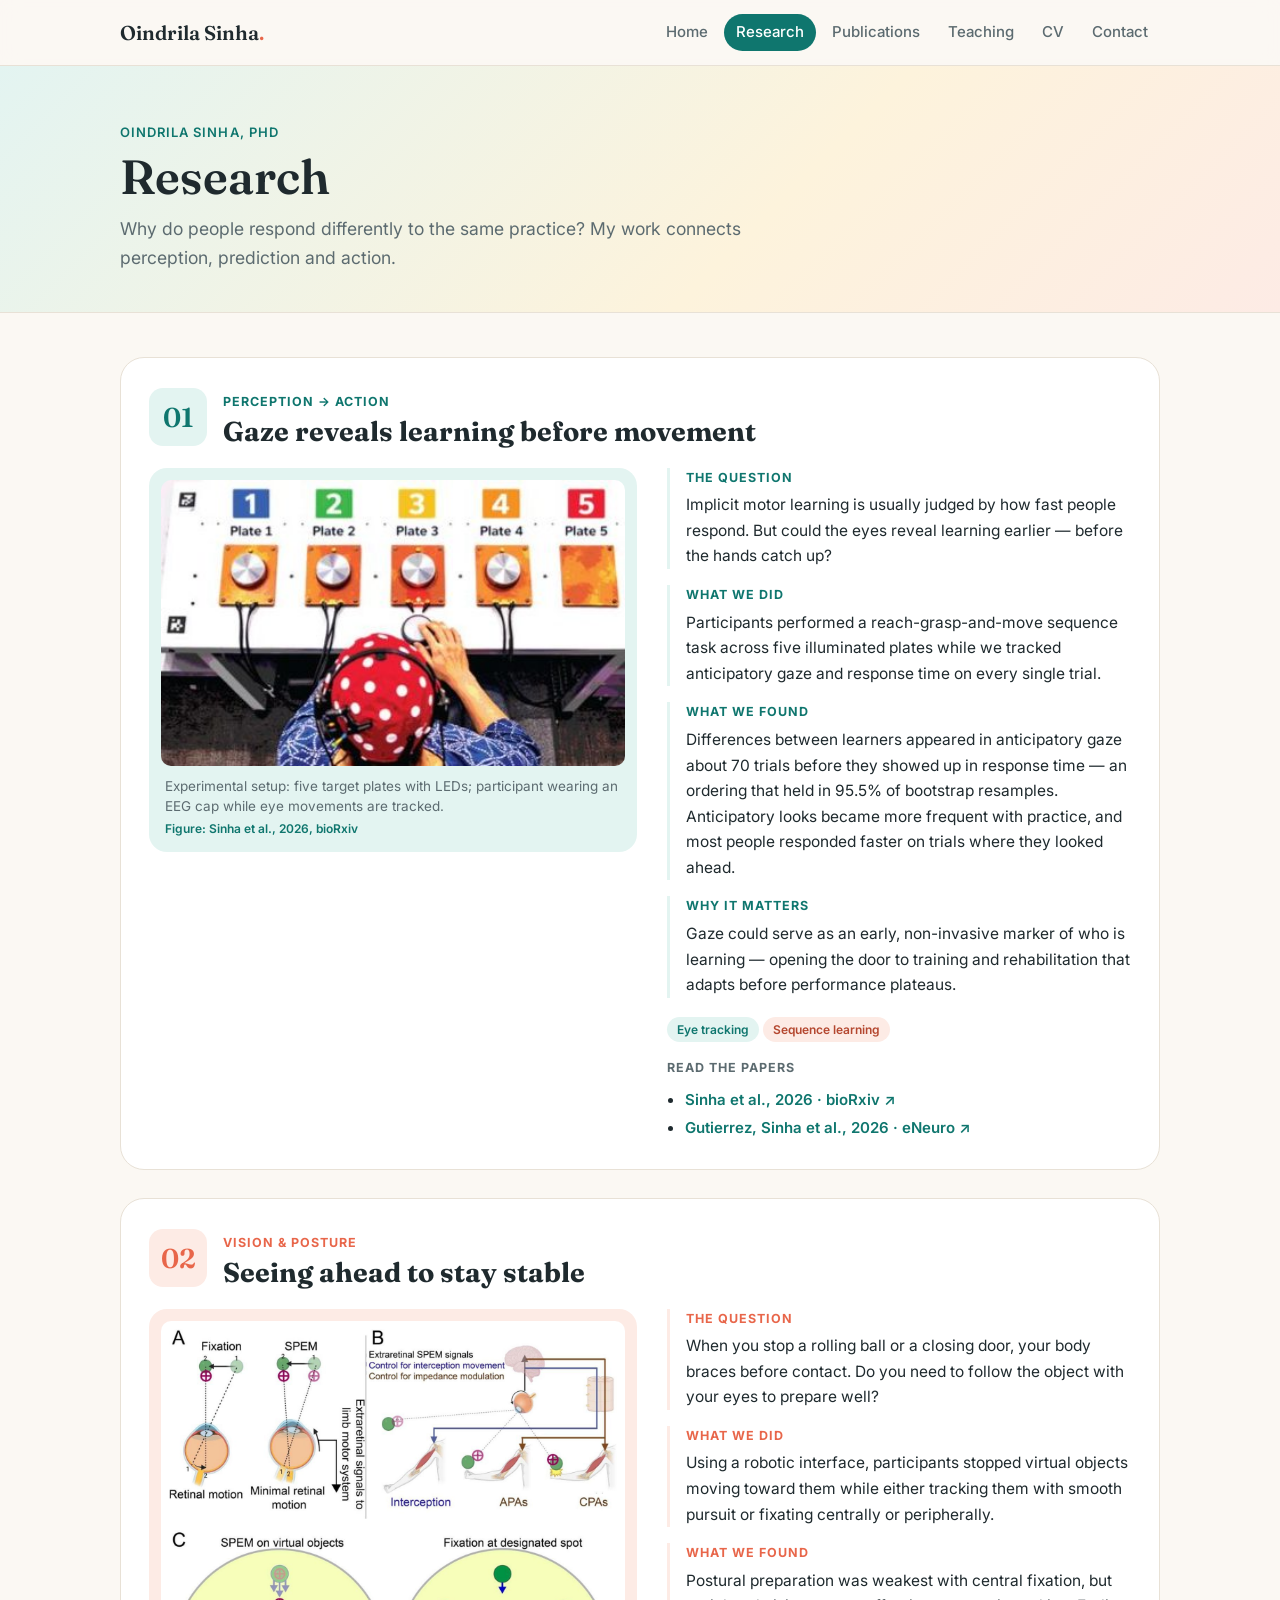
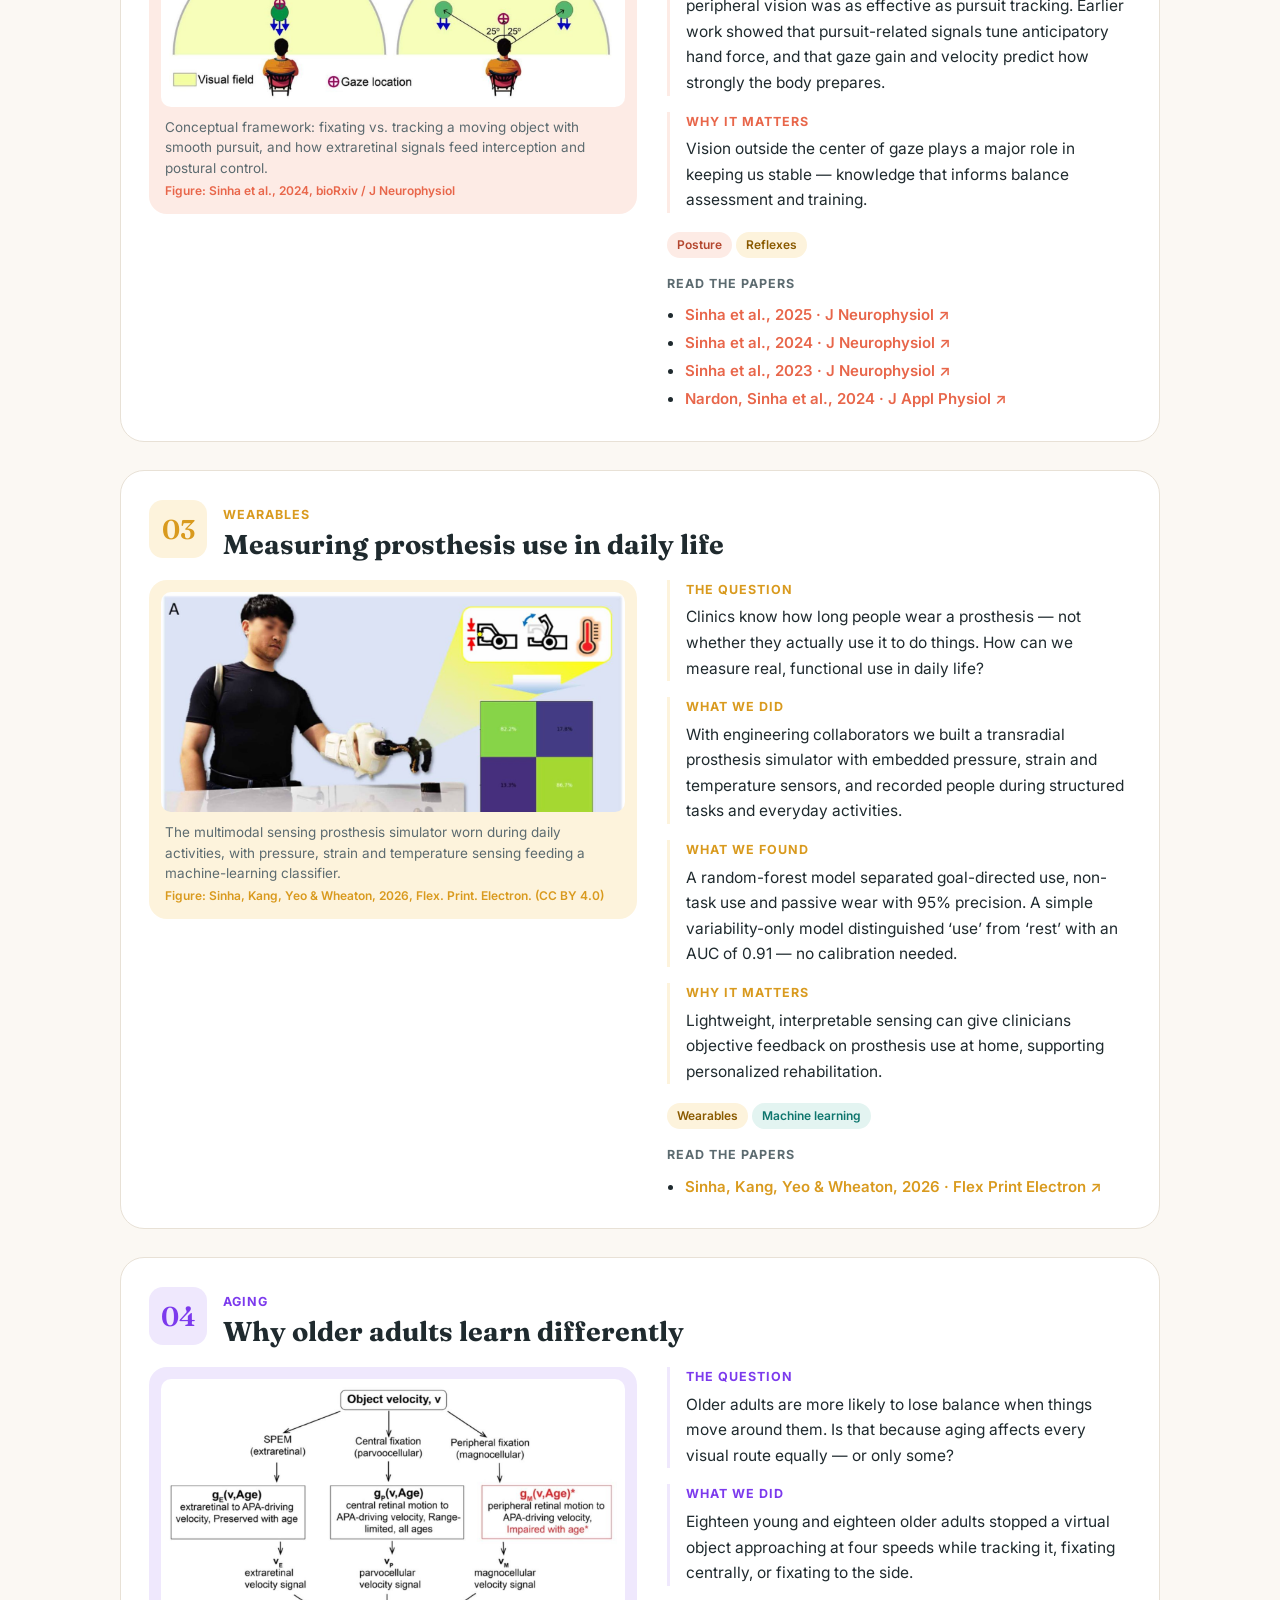
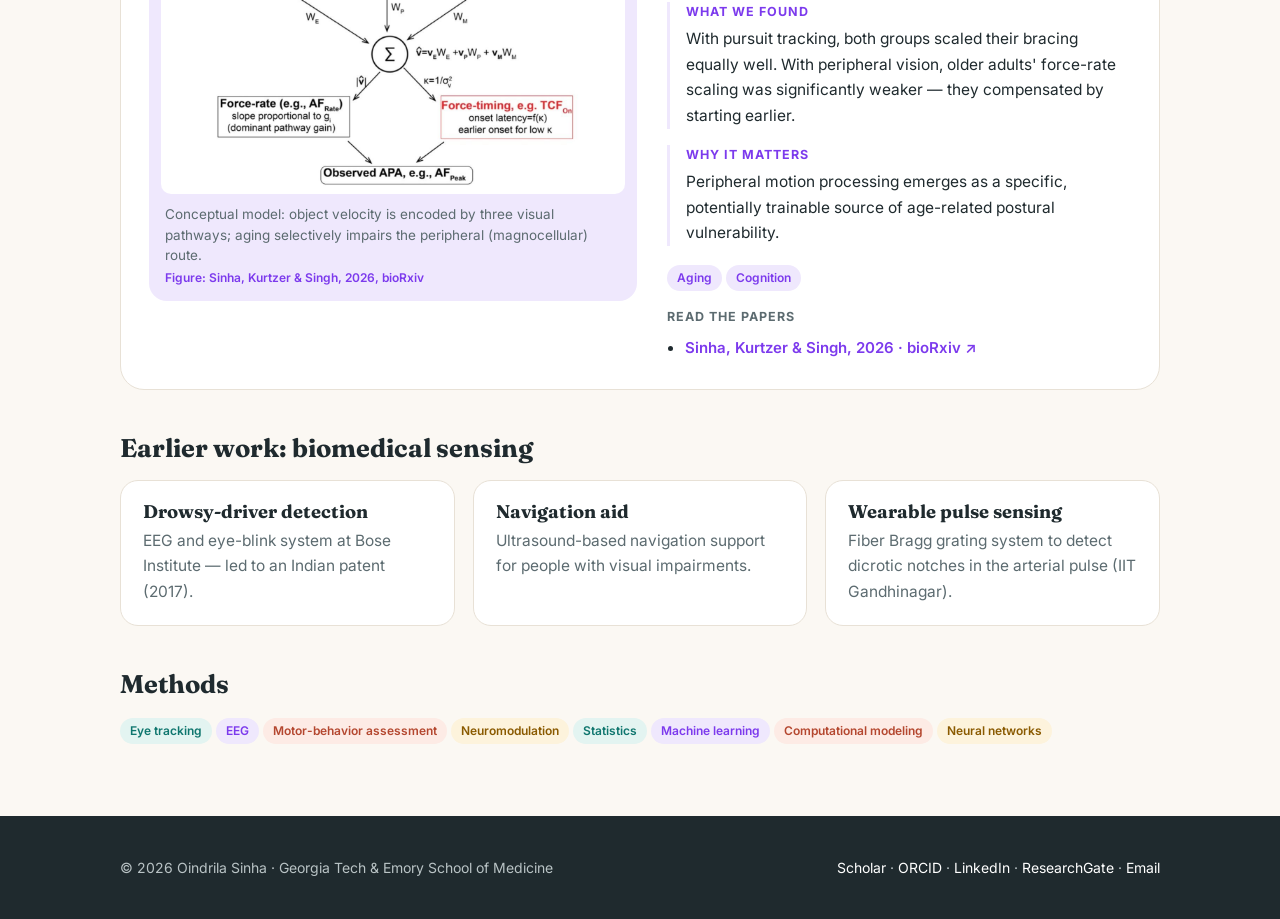
<file: research.html>
<!doctype html><html lang="en"><head><meta charset="utf-8"><meta name="viewport" content="width=device-width,initial-scale=1">
<title>Research · Oindrila Sinha, PhD · Georgia Tech &amp; Emory</title>
<meta name="description" content="Research by Oindrila Sinha (Georgia Tech & Emory): anticipatory gaze and motor learning, vision and posture, prosthesis-use sensing, and aging.">
<meta property="og:title" content="Research · Oindrila Sinha, PhD · Georgia Tech &amp; Emory"><meta property="og:description" content="Research by Oindrila Sinha (Georgia Tech & Emory): anticipatory gaze and motor learning, vision and posture, prosthesis-use sensing, and aging."><meta property="og:type" content="profile"><meta property="og:url" content="https://oindrila-sinha.github.io/research.html"><meta property="og:image" content="https://oindrila-sinha.github.io/oindrila-sinha.jpg"><link rel="canonical" href="https://oindrila-sinha.github.io/research.html">
<link rel="preconnect" href="https://fonts.googleapis.com"><link href="https://fonts.googleapis.com/css2?family=Fraunces:ital,opsz,wght@0,9..144,500;0,9..144,600;1,9..144,500&family=Inter:wght@400;500;600;700&display=swap" rel="stylesheet">
<link rel="stylesheet" href="style.css"></head><body>
<header><div class="wrap"><nav><a class="brand" href="index.html">Oindrila Sinha<span>.</span></a><ul><li><a href="index.html">Home</a></li><li><a href="research.html" class="active">Research</a></li><li><a href="publications.html">Publications</a></li><li><a href="teaching.html">Teaching</a></li><li><a href="cv.html">CV</a></li><li><a href="contact.html">Contact</a></li></ul></nav></div></header>
<div class="pagehead"><div class="wrap"><div class="kicker">Oindrila Sinha, PhD</div><h1>Research</h1><p>Why do people respond differently to the same practice? My work connects perception, prediction and action.</p></div></div><main class="page"><div class="wrap"><article class="story hl-teal" id="r01"><div class="story-head"><span class="hl-num">01</span><div><span class="hl-kick">Perception → action</span><h2>Gaze reveals learning before movement</h2></div></div>
<div class="story-grid"><figure class="story-fig fit-cover"><img src="fig-gaze-setup.jpg" alt="Experimental setup: five target plates with LEDs; participant wearing an EEG cap while eye movements are tracked." loading="lazy"><figcaption>Experimental setup: five target plates with LEDs; participant wearing an EEG cap while eye movements are tracked. <span>Figure: Sinha et al., 2026, bioRxiv</span></figcaption></figure>
<div class="story-text"><div class="st"><h4>The question</h4><p>Implicit motor learning is usually judged by how fast people respond. But could the eyes reveal learning earlier — before the hands catch up?</p></div><div class="st"><h4>What we did</h4><p>Participants performed a reach-grasp-and-move sequence task across five illuminated plates while we tracked anticipatory gaze and response time on every single trial.</p></div><div class="st"><h4>What we found</h4><p>Differences between learners appeared in anticipatory gaze about 70 trials before they showed up in response time — an ordering that held in 95.5% of bootstrap resamples. Anticipatory looks became more frequent with practice, and most people responded faster on trials where they looked ahead.</p></div><div class="st"><h4>Why it matters</h4><p>Gaze could serve as an early, non-invasive marker of who is learning — opening the door to training and rehabilitation that adapts before performance plateaus.</p></div><div class="tags"><span class="tag ">Eye tracking</span><span class="tag t-coral">Sequence learning</span></div><h4 class="kp">Read the papers</h4><ul class="kpl"><li><a href="https://doi.org/10.64898/2026.09.09.750154" target="_blank" rel="noopener">Sinha et al., 2026 · bioRxiv ↗</a></li><li><a href="https://doi.org/10.1523/ENEURO.0348-25.2026" target="_blank" rel="noopener">Gutierrez, Sinha et al., 2026 · eNeuro ↗</a></li></ul></div></div></article><article class="story hl-coral" id="r02"><div class="story-head"><span class="hl-num">02</span><div><span class="hl-kick">Vision &amp; posture</span><h2>Seeing ahead to stay stable</h2></div></div>
<div class="story-grid"><figure class="story-fig fit-contain"><img src="fig-posture-concept.jpg" alt="Conceptual framework: fixating vs. tracking a moving object with smooth pursuit, and how extraretinal signals feed interception and postural control." loading="lazy"><figcaption>Conceptual framework: fixating vs. tracking a moving object with smooth pursuit, and how extraretinal signals feed interception and postural control. <span>Figure: Sinha et al., 2024, bioRxiv / J Neurophysiol</span></figcaption></figure>
<div class="story-text"><div class="st"><h4>The question</h4><p>When you stop a rolling ball or a closing door, your body braces before contact. Do you need to follow the object with your eyes to prepare well?</p></div><div class="st"><h4>What we did</h4><p>Using a robotic interface, participants stopped virtual objects moving toward them while either tracking them with smooth pursuit or fixating centrally or peripherally.</p></div><div class="st"><h4>What we found</h4><p>Postural preparation was weakest with central fixation, but peripheral vision was as effective as pursuit tracking. Earlier work showed that pursuit-related signals tune anticipatory hand force, and that gaze gain and velocity predict how strongly the body prepares.</p></div><div class="st"><h4>Why it matters</h4><p>Vision outside the center of gaze plays a major role in keeping us stable — knowledge that informs balance assessment and training.</p></div><div class="tags"><span class="tag t-coral">Posture</span><span class="tag t-sun">Reflexes</span></div><h4 class="kp">Read the papers</h4><ul class="kpl"><li><a href="https://doi.org/10.1152/jn.00023.2025" target="_blank" rel="noopener">Sinha et al., 2025 · J Neurophysiol ↗</a></li><li><a href="https://doi.org/10.1152/jn.00158.2024" target="_blank" rel="noopener">Sinha et al., 2024 · J Neurophysiol ↗</a></li><li><a href="https://doi.org/10.1152/jn.00075.2023" target="_blank" rel="noopener">Sinha et al., 2023 · J Neurophysiol ↗</a></li><li><a href="https://doi.org/10.1152/japplphysiol.00252.2024" target="_blank" rel="noopener">Nardon, Sinha et al., 2024 · J Appl Physiol ↗</a></li></ul></div></div></article><article class="story hl-sun" id="r03"><div class="story-head"><span class="hl-num">03</span><div><span class="hl-kick">Wearables</span><h2>Measuring prosthesis use in daily life</h2></div></div>
<div class="story-grid"><figure class="story-fig fit-cover"><img src="fig-prosthesis-system.jpg" alt="The multimodal sensing prosthesis simulator worn during daily activities, with pressure, strain and temperature sensing feeding a machine-learning classifier." loading="lazy"><figcaption>The multimodal sensing prosthesis simulator worn during daily activities, with pressure, strain and temperature sensing feeding a machine-learning classifier. <span>Figure: Sinha, Kang, Yeo &amp; Wheaton, 2026, Flex. Print. Electron. (CC BY 4.0)</span></figcaption></figure>
<div class="story-text"><div class="st"><h4>The question</h4><p>Clinics know how long people wear a prosthesis — not whether they actually use it to do things. How can we measure real, functional use in daily life?</p></div><div class="st"><h4>What we did</h4><p>With engineering collaborators we built a transradial prosthesis simulator with embedded pressure, strain and temperature sensors, and recorded people during structured tasks and everyday activities.</p></div><div class="st"><h4>What we found</h4><p>A random-forest model separated goal-directed use, non-task use and passive wear with 95% precision. A simple variability-only model distinguished ‘use’ from ‘rest’ with an AUC of 0.91 — no calibration needed.</p></div><div class="st"><h4>Why it matters</h4><p>Lightweight, interpretable sensing can give clinicians objective feedback on prosthesis use at home, supporting personalized rehabilitation.</p></div><div class="tags"><span class="tag t-sun">Wearables</span><span class="tag ">Machine learning</span></div><h4 class="kp">Read the papers</h4><ul class="kpl"><li><a href="https://doi.org/10.1088/2058-8585/ae511a" target="_blank" rel="noopener">Sinha, Kang, Yeo &amp; Wheaton, 2026 · Flex Print Electron ↗</a></li></ul></div></div></article><article class="story hl-plum" id="r04"><div class="story-head"><span class="hl-num">04</span><div><span class="hl-kick">Aging</span><h2>Why older adults learn differently</h2></div></div>
<div class="story-grid"><figure class="story-fig fit-contain"><img src="fig-aging-model.jpg" alt="Conceptual model: object velocity is encoded by three visual pathways; aging selectively impairs the peripheral (magnocellular) route." loading="lazy"><figcaption>Conceptual model: object velocity is encoded by three visual pathways; aging selectively impairs the peripheral (magnocellular) route. <span>Figure: Sinha, Kurtzer &amp; Singh, 2026, bioRxiv</span></figcaption></figure>
<div class="story-text"><div class="st"><h4>The question</h4><p>Older adults are more likely to lose balance when things move around them. Is that because aging affects every visual route equally — or only some?</p></div><div class="st"><h4>What we did</h4><p>Eighteen young and eighteen older adults stopped a virtual object approaching at four speeds while tracking it, fixating centrally, or fixating to the side.</p></div><div class="st"><h4>What we found</h4><p>With pursuit tracking, both groups scaled their bracing equally well. With peripheral vision, older adults' force-rate scaling was significantly weaker — they compensated by starting earlier.</p></div><div class="st"><h4>Why it matters</h4><p>Peripheral motion processing emerges as a specific, potentially trainable source of age-related postural vulnerability.</p></div><div class="tags"><span class="tag t-plum">Aging</span><span class="tag t-plum">Cognition</span></div><h4 class="kp">Read the papers</h4><ul class="kpl"><li><a href="https://doi.org/10.64898/2026.05.07.723563" target="_blank" rel="noopener">Sinha, Kurtzer &amp; Singh, 2026 · bioRxiv ↗</a></li></ul></div></div></article><h2>Earlier work: biomedical sensing</h2><div class="cards"><div class="card"><h3>Drowsy-driver detection</h3><p>EEG and eye-blink system at Bose Institute — led to an Indian patent (2017).</p></div><div class="card"><h3>Navigation aid</h3><p>Ultrasound-based navigation support for people with visual impairments.</p></div><div class="card"><h3>Wearable pulse sensing</h3><p>Fiber Bragg grating system to detect dicrotic notches in the arterial pulse (IIT Gandhinagar).</p></div></div><h2>Methods</h2><div><span class="tag ">Eye tracking</span><span class="tag t-plum">EEG</span><span class="tag t-coral">Motor-behavior assessment</span><span class="tag t-sun">Neuromodulation</span><span class="tag ">Statistics</span><span class="tag t-plum">Machine learning</span><span class="tag t-coral">Computational modeling</span><span class="tag t-sun">Neural networks</span></div></div></main>
<footer><div class="wrap"><div>© 2026 Oindrila Sinha · Georgia Tech &amp; Emory School of Medicine</div><div><a href="https://scholar.google.com/citations?user=RunZZMYAAAAJ&amp;hl=en">Scholar</a> · <a href="https://orcid.org/0000-0001-8608-3342">ORCID</a> · <a href="https://www.linkedin.com/in/oindrila-sinha-850413182">LinkedIn</a> · <a href="https://www.researchgate.net/profile/Oindrila-Sinha">ResearchGate</a> · <a href="mailto:osinha8@gatech.edu">Email</a></div></div></footer>
</body></html>
</file>
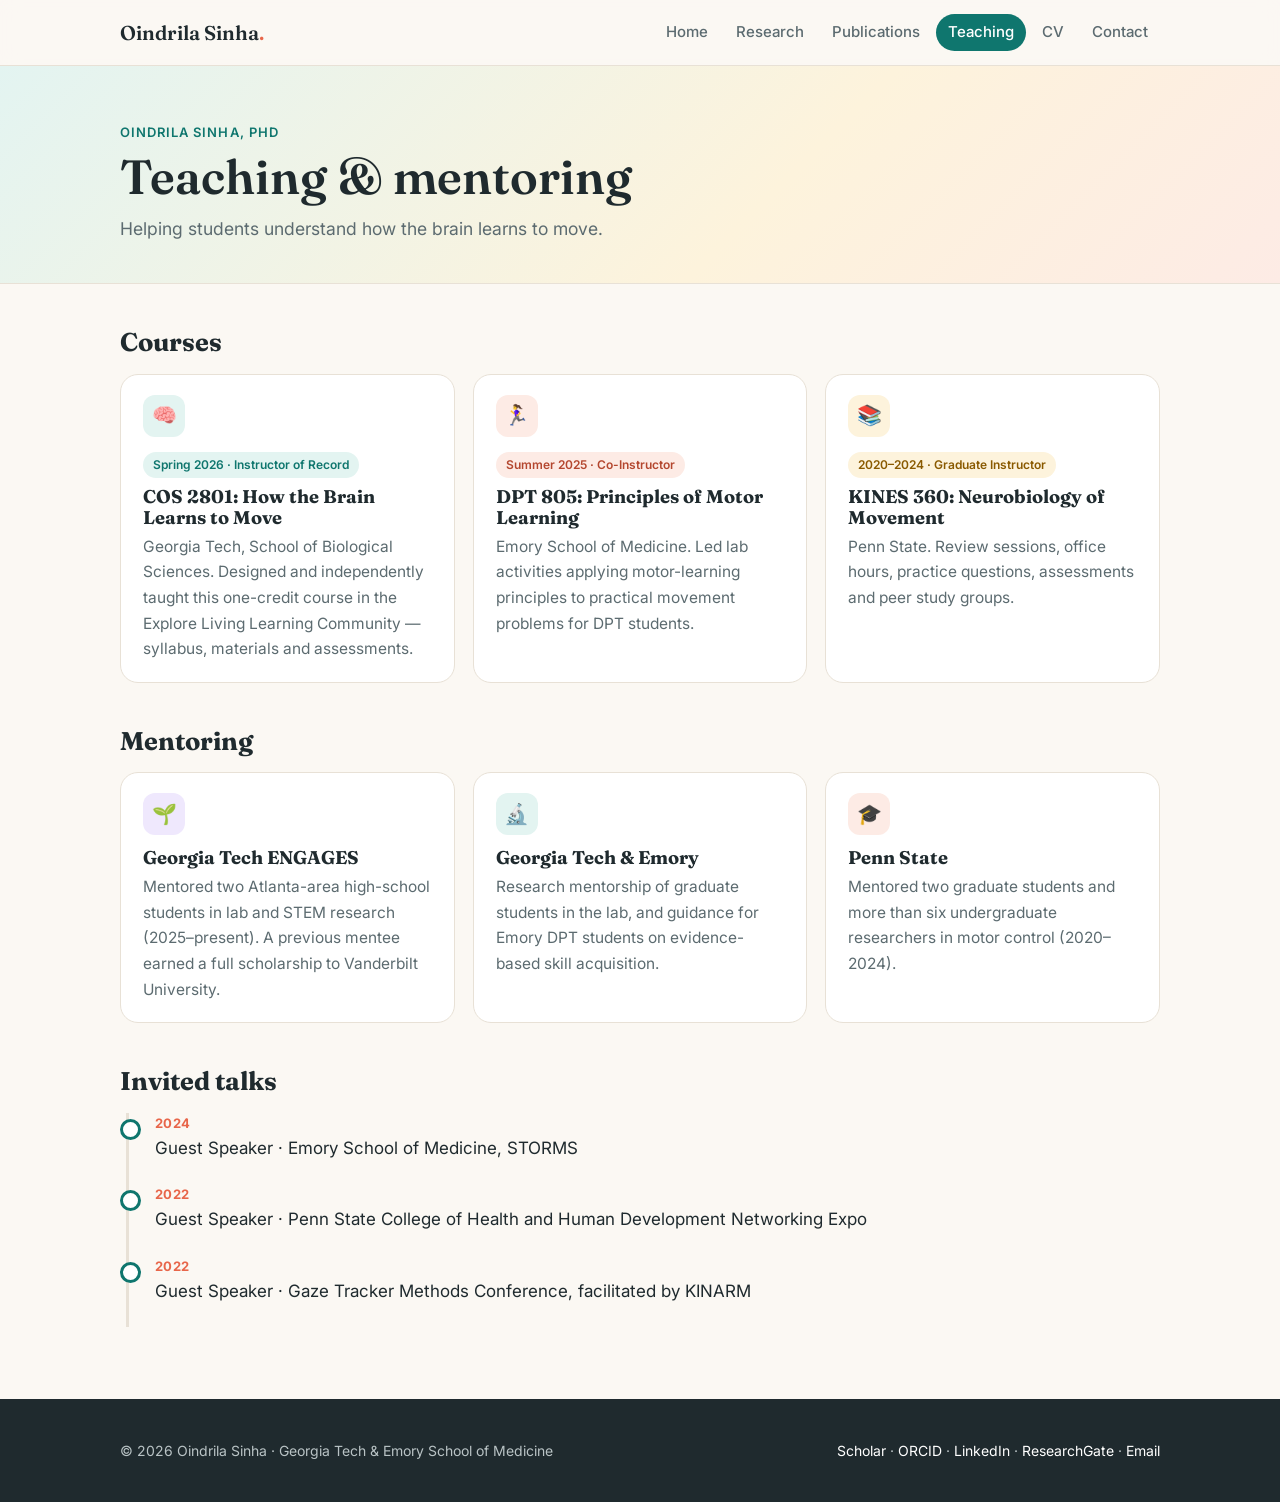
<file: teaching.html>
<!doctype html><html lang="en"><head><meta charset="utf-8"><meta name="viewport" content="width=device-width,initial-scale=1">
<title>Teaching &amp; Mentoring · Oindrila Sinha, PhD · Georgia Tech</title>
<meta name="description" content="Teaching and mentoring by Oindrila Sinha at Georgia Tech, Emory and Penn State.">
<meta property="og:title" content="Teaching &amp; Mentoring · Oindrila Sinha, PhD · Georgia Tech"><meta property="og:description" content="Teaching and mentoring by Oindrila Sinha at Georgia Tech, Emory and Penn State."><meta property="og:type" content="profile"><meta property="og:url" content="https://oindrila-sinha.github.io/teaching.html"><meta property="og:image" content="https://oindrila-sinha.github.io/oindrila-sinha.jpg"><link rel="canonical" href="https://oindrila-sinha.github.io/teaching.html">
<link rel="preconnect" href="https://fonts.googleapis.com"><link href="https://fonts.googleapis.com/css2?family=Fraunces:ital,opsz,wght@0,9..144,500;0,9..144,600;1,9..144,500&family=Inter:wght@400;500;600;700&display=swap" rel="stylesheet">
<link rel="stylesheet" href="style.css"></head><body>
<header><div class="wrap"><nav><a class="brand" href="index.html">Oindrila Sinha<span>.</span></a><ul><li><a href="index.html">Home</a></li><li><a href="research.html">Research</a></li><li><a href="publications.html">Publications</a></li><li><a href="teaching.html" class="active">Teaching</a></li><li><a href="cv.html">CV</a></li><li><a href="contact.html">Contact</a></li></ul></nav></div></header>
<div class="pagehead"><div class="wrap"><div class="kicker">Oindrila Sinha, PhD</div><h1>Teaching &amp; mentoring</h1><p>Helping students understand how the brain learns to move.</p></div></div><main class="page"><div class="wrap"><h2>Courses</h2><div class="cards"><div class="card"><div class="ico">🧠</div><span class="tag">Spring 2026 · Instructor of Record</span><h3 style="margin-top:8px">COS 2801: How the Brain Learns to Move</h3><p>Georgia Tech, School of Biological Sciences. Designed and independently taught this one-credit course in the Explore Living Learning Community — syllabus, materials and assessments.</p></div><div class="card"><div class="ico" style="background:var(--soft-coral)">🏃‍♀️</div><span class="tag t-coral">Summer 2025 · Co-Instructor</span><h3 style="margin-top:8px">DPT 805: Principles of Motor Learning</h3><p>Emory School of Medicine. Led lab activities applying motor-learning principles to practical movement problems for DPT students.</p></div><div class="card"><div class="ico" style="background:var(--soft-sun)">📚</div><span class="tag t-sun">2020–2024 · Graduate Instructor</span><h3 style="margin-top:8px">KINES 360: Neurobiology of Movement</h3><p>Penn State. Review sessions, office hours, practice questions, assessments and peer study groups.</p></div></div><h2>Mentoring</h2><div class="cards"><div class="card"><div class="ico" style="background:var(--soft-plum)">🌱</div><h3>Georgia Tech ENGAGES</h3><p>Mentored two Atlanta-area high-school students in lab and STEM research (2025–present). A previous mentee earned a full scholarship to Vanderbilt University.</p></div><div class="card"><div class="ico">🔬</div><h3>Georgia Tech &amp; Emory</h3><p>Research mentorship of graduate students in the lab, and guidance for Emory DPT students on evidence-based skill acquisition.</p></div><div class="card"><div class="ico" style="background:var(--soft-coral)">🎓</div><h3>Penn State</h3><p>Mentored two graduate students and more than six undergraduate researchers in motor control (2020–2024).</p></div></div><h2>Invited talks</h2><ul class="tl"><li><span class="yr">2024</span>Guest Speaker · Emory School of Medicine, STORMS</li><li><span class="yr">2022</span>Guest Speaker · Penn State College of Health and Human Development Networking Expo</li><li><span class="yr">2022</span>Guest Speaker · Gaze Tracker Methods Conference, facilitated by KINARM</li></ul></div></main>
<footer><div class="wrap"><div>© 2026 Oindrila Sinha · Georgia Tech &amp; Emory School of Medicine</div><div><a href="https://scholar.google.com/citations?user=RunZZMYAAAAJ&amp;hl=en">Scholar</a> · <a href="https://orcid.org/0000-0001-8608-3342">ORCID</a> · <a href="https://www.linkedin.com/in/oindrila-sinha-850413182">LinkedIn</a> · <a href="https://www.researchgate.net/profile/Oindrila-Sinha">ResearchGate</a> · <a href="mailto:osinha8@gatech.edu">Email</a></div></div></footer>
</body></html>
</file>
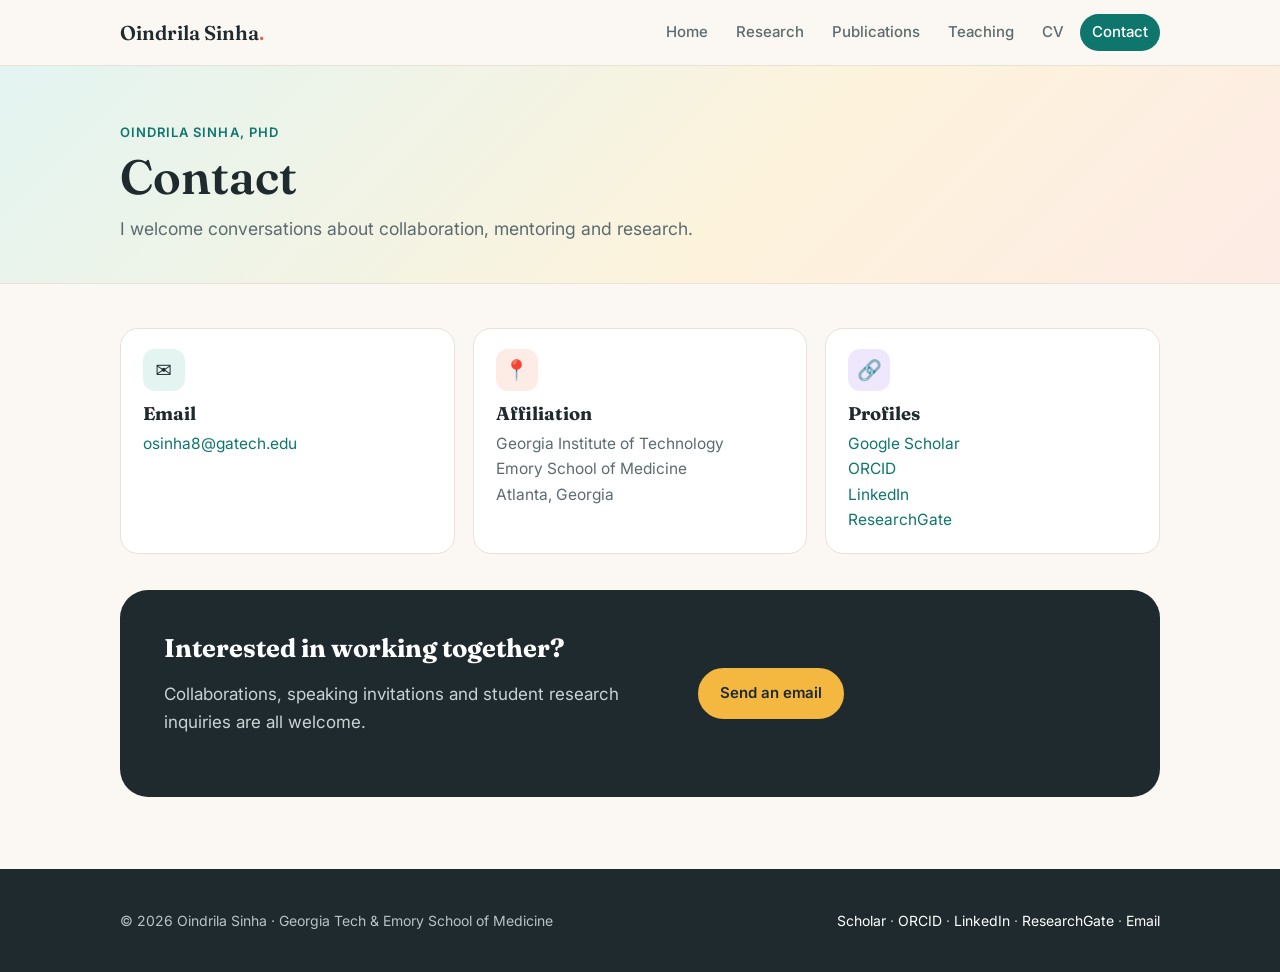
<file: oindrila-website/contact.html>
<!doctype html><html lang="en"><head><meta charset="utf-8"><meta name="viewport" content="width=device-width,initial-scale=1">
<title>Contact · Oindrila Sinha, PhD</title>
<meta name="description" content="Oindrila Sinha, PhD — postdoctoral fellow at Georgia Tech and Emory studying how perceptual learning becomes motor skill.">
<meta property="og:title" content="Oindrila Sinha, PhD"><meta property="og:image" content="oindrila-sinha.jpg">
<link rel="preconnect" href="https://fonts.googleapis.com"><link href="https://fonts.googleapis.com/css2?family=Fraunces:ital,opsz,wght@0,9..144,500;0,9..144,600;1,9..144,500&family=Inter:wght@400;500;600;700&display=swap" rel="stylesheet">
<link rel="stylesheet" href="style.css"></head><body>
<header><div class="wrap"><nav><a class="brand" href="index.html">Oindrila Sinha<span>.</span></a><ul><li><a href="index.html">Home</a></li><li><a href="research.html">Research</a></li><li><a href="publications.html">Publications</a></li><li><a href="teaching.html">Teaching</a></li><li><a href="cv.html">CV</a></li><li><a href="contact.html" class="active">Contact</a></li></ul></nav></div></header>
<div class="pagehead"><div class="wrap"><div class="kicker">Oindrila Sinha, PhD</div><h1>Contact</h1><p>I welcome conversations about collaboration, mentoring and research.</p></div></div><main class="page"><div class="wrap"><div class="cards"><div class="card"><div class="ico">✉️</div><h3>Email</h3><p><a href="mailto:osinha8@gatech.edu">osinha8@gatech.edu</a></p></div><div class="card"><div class="ico" style="background:var(--soft-coral)">📍</div><h3>Affiliation</h3><p>Georgia Institute of Technology<br>Emory School of Medicine<br>Atlanta, Georgia</p></div><div class="card"><div class="ico" style="background:var(--soft-plum)">🔗</div><h3>Profiles</h3><p><a href="https://scholar.google.com/citations?user=RunZZMYAAAAJ&amp;hl=en">Google Scholar</a><br><a href="https://orcid.org/0000-0001-8608-3342">ORCID</a><br><a href="https://www.linkedin.com/in/oindrila-sinha-850413182">LinkedIn</a><br><a href="https://www.researchgate.net/profile/Oindrila-Sinha">ResearchGate</a></p></div></div><div class="band" style="margin-top:36px"><div><h2>Interested in working together?</h2><p>Collaborations, speaking invitations and student research inquiries are all welcome.</p></div><div><a class="btn" href="mailto:osinha8@gatech.edu">Send an email</a></div></div></div></main>
<footer><div class="wrap"><div>© 2026 Oindrila Sinha · Georgia Tech &amp; Emory School of Medicine</div><div><a href="https://scholar.google.com/citations?user=RunZZMYAAAAJ&amp;hl=en">Scholar</a> · <a href="https://orcid.org/0000-0001-8608-3342">ORCID</a> · <a href="https://www.linkedin.com/in/oindrila-sinha-850413182">LinkedIn</a> · <a href="https://www.researchgate.net/profile/Oindrila-Sinha">ResearchGate</a> · <a href="mailto:osinha8@gatech.edu">Email</a></div></div></footer>
</body></html>
</file>
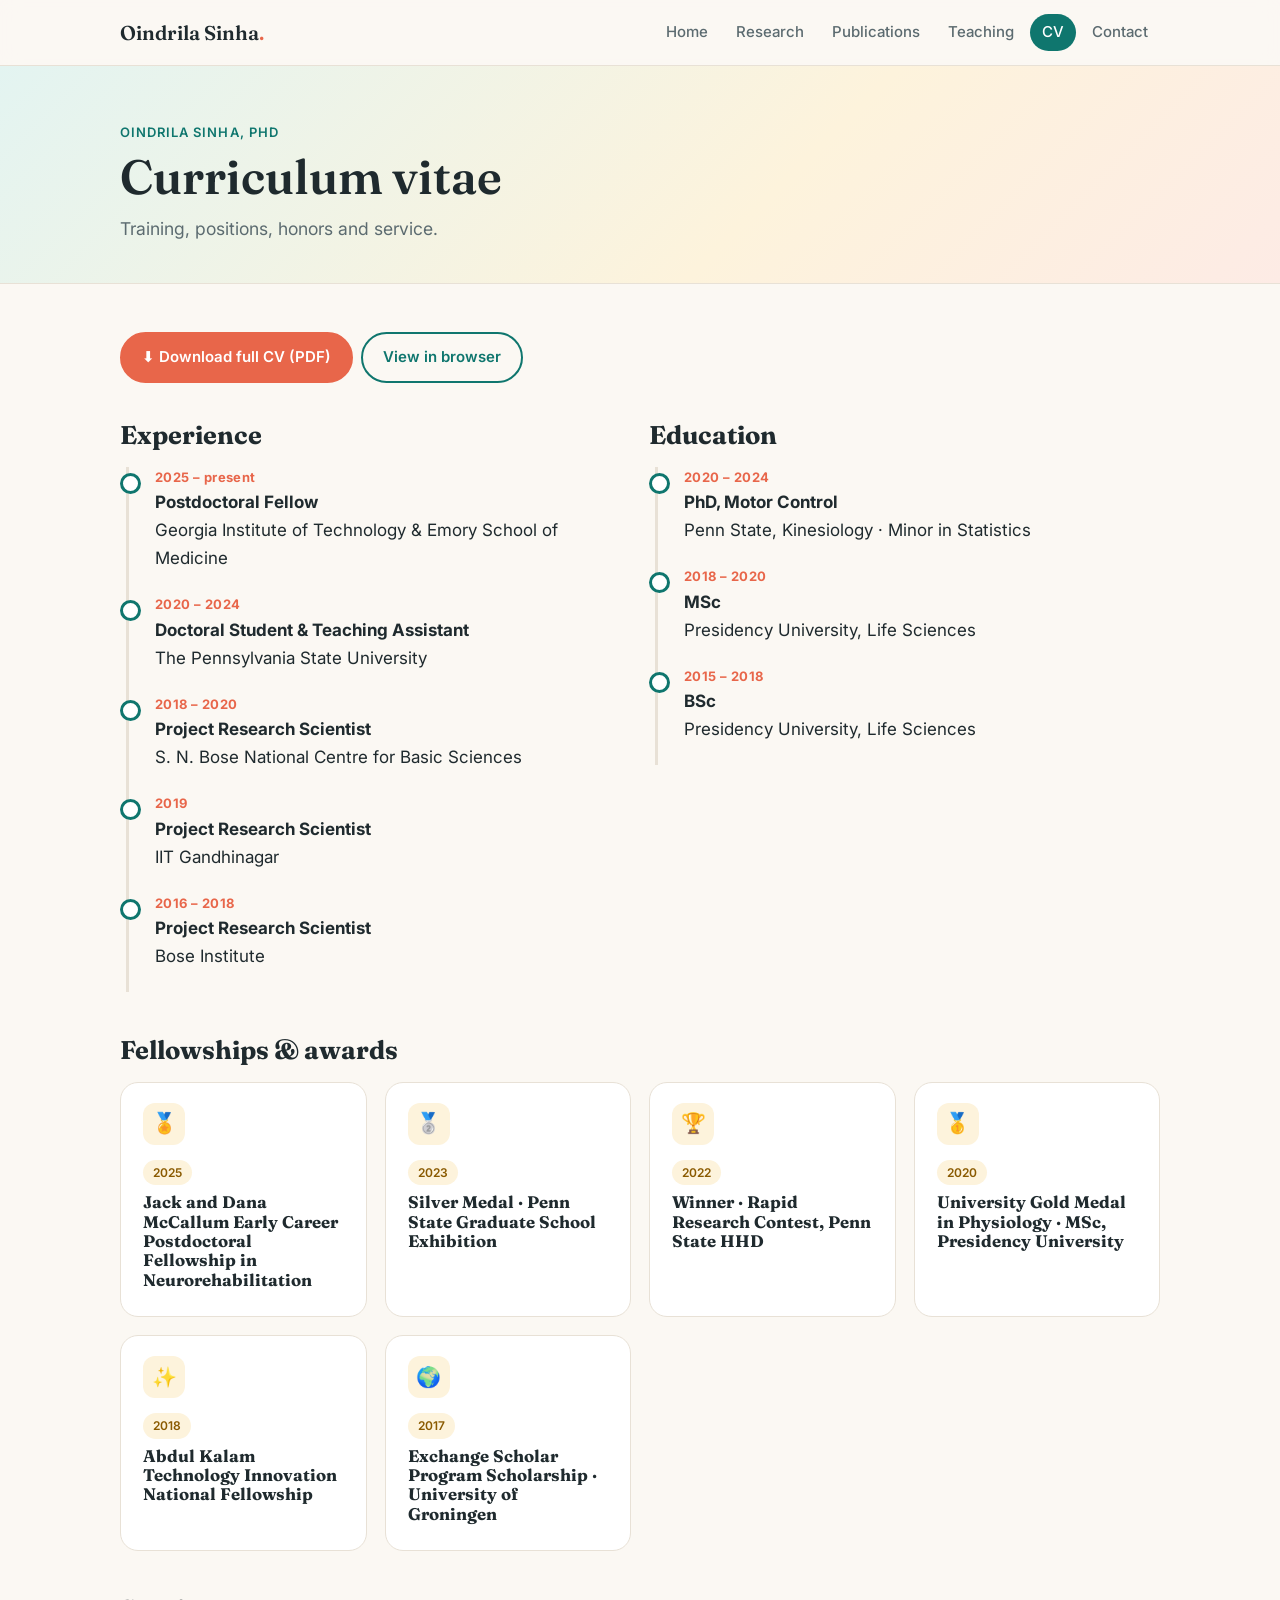
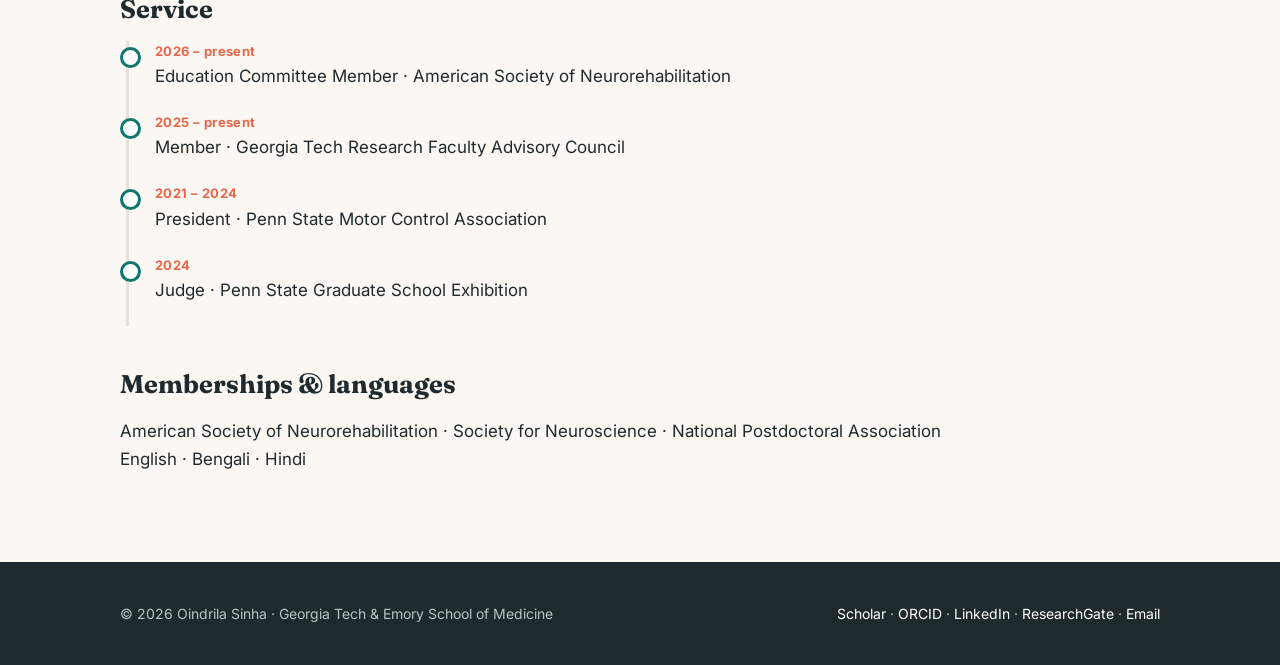
<file: oindrila-website/cv.html>
<!doctype html><html lang="en"><head><meta charset="utf-8"><meta name="viewport" content="width=device-width,initial-scale=1">
<title>CV · Oindrila Sinha, PhD</title>
<meta name="description" content="Oindrila Sinha, PhD — postdoctoral fellow at Georgia Tech and Emory studying how perceptual learning becomes motor skill.">
<meta property="og:title" content="Oindrila Sinha, PhD"><meta property="og:image" content="oindrila-sinha.jpg">
<link rel="preconnect" href="https://fonts.googleapis.com"><link href="https://fonts.googleapis.com/css2?family=Fraunces:ital,opsz,wght@0,9..144,500;0,9..144,600;1,9..144,500&family=Inter:wght@400;500;600;700&display=swap" rel="stylesheet">
<link rel="stylesheet" href="style.css"></head><body>
<header><div class="wrap"><nav><a class="brand" href="index.html">Oindrila Sinha<span>.</span></a><ul><li><a href="index.html">Home</a></li><li><a href="research.html">Research</a></li><li><a href="publications.html">Publications</a></li><li><a href="teaching.html">Teaching</a></li><li><a href="cv.html" class="active">CV</a></li><li><a href="contact.html">Contact</a></li></ul></nav></div></header>
<div class="pagehead"><div class="wrap"><div class="kicker">Oindrila Sinha, PhD</div><h1>Curriculum vitae</h1><p>Training, positions, honors and service.</p></div></div><main class="page"><div class="wrap"><a class="btn coral" href="Oindrila-Sinha-CV.pdf" download>⬇ Download full CV (PDF)</a><a class="btn ghost" href="Oindrila-Sinha-CV.pdf" target="_blank" rel="noopener">View in browser</a><div class="cards" style="margin-top:34px"><div><h2 style="margin-top:0">Experience</h2><ul class="tl"><li><span class="yr">2025 – present</span><b>Postdoctoral Fellow</b><br>Georgia Institute of Technology &amp; Emory School of Medicine</li><li><span class="yr">2020 – 2024</span><b>Doctoral Student &amp; Teaching Assistant</b><br>The Pennsylvania State University</li><li><span class="yr">2018 – 2020</span><b>Project Research Scientist</b><br>S. N. Bose National Centre for Basic Sciences</li><li><span class="yr">2019</span><b>Project Research Scientist</b><br>IIT Gandhinagar</li><li><span class="yr">2016 – 2018</span><b>Project Research Scientist</b><br>Bose Institute</li></ul></div><div><h2 style="margin-top:0">Education</h2><ul class="tl"><li><span class="yr">2020 – 2024</span><b>PhD, Motor Control</b><br>Penn State, Kinesiology · Minor in Statistics</li><li><span class="yr">2018 – 2020</span><b>MSc</b><br>Presidency University, Life Sciences</li><li><span class="yr">2015 – 2018</span><b>BSc</b><br>Presidency University, Life Sciences</li></ul></div></div><h2>Fellowships &amp; awards</h2><div class="cards"><div class="card"><div class="ico" style="background:var(--soft-sun)">🏅</div><span class="tag t-sun">2025</span><h3 style="margin-top:8px;font-size:1.05rem">Jack and Dana McCallum Early Career Postdoctoral Fellowship in Neurorehabilitation</h3></div><div class="card"><div class="ico" style="background:var(--soft-sun)">🥈</div><span class="tag t-sun">2023</span><h3 style="margin-top:8px;font-size:1.05rem">Silver Medal · Penn State Graduate School Exhibition</h3></div><div class="card"><div class="ico" style="background:var(--soft-sun)">🏆</div><span class="tag t-sun">2022</span><h3 style="margin-top:8px;font-size:1.05rem">Winner · Rapid Research Contest, Penn State HHD</h3></div><div class="card"><div class="ico" style="background:var(--soft-sun)">🥇</div><span class="tag t-sun">2020</span><h3 style="margin-top:8px;font-size:1.05rem">University Gold Medal in Physiology · MSc, Presidency University</h3></div><div class="card"><div class="ico" style="background:var(--soft-sun)">✨</div><span class="tag t-sun">2018</span><h3 style="margin-top:8px;font-size:1.05rem">Abdul Kalam Technology Innovation National Fellowship</h3></div><div class="card"><div class="ico" style="background:var(--soft-sun)">🌍</div><span class="tag t-sun">2017</span><h3 style="margin-top:8px;font-size:1.05rem">Exchange Scholar Program Scholarship · University of Groningen</h3></div></div><h2>Service</h2><ul class="tl"><li><span class="yr">2026 – present</span>Education Committee Member · American Society of Neurorehabilitation</li><li><span class="yr">2025 – present</span>Member · Georgia Tech Research Faculty Advisory Council</li><li><span class="yr">2021 – 2024</span>President · Penn State Motor Control Association</li><li><span class="yr">2024</span>Judge · Penn State Graduate School Exhibition</li></ul><h2>Memberships &amp; languages</h2><p>American Society of Neurorehabilitation · Society for Neuroscience · National Postdoctoral Association<br>English · Bengali · Hindi</p></div></main>
<footer><div class="wrap"><div>© 2026 Oindrila Sinha · Georgia Tech &amp; Emory School of Medicine</div><div><a href="https://scholar.google.com/citations?user=RunZZMYAAAAJ&amp;hl=en">Scholar</a> · <a href="https://orcid.org/0000-0001-8608-3342">ORCID</a> · <a href="https://www.linkedin.com/in/oindrila-sinha-850413182">LinkedIn</a> · <a href="https://www.researchgate.net/profile/Oindrila-Sinha">ResearchGate</a> · <a href="mailto:osinha8@gatech.edu">Email</a></div></div></footer>
</body></html>
</file>
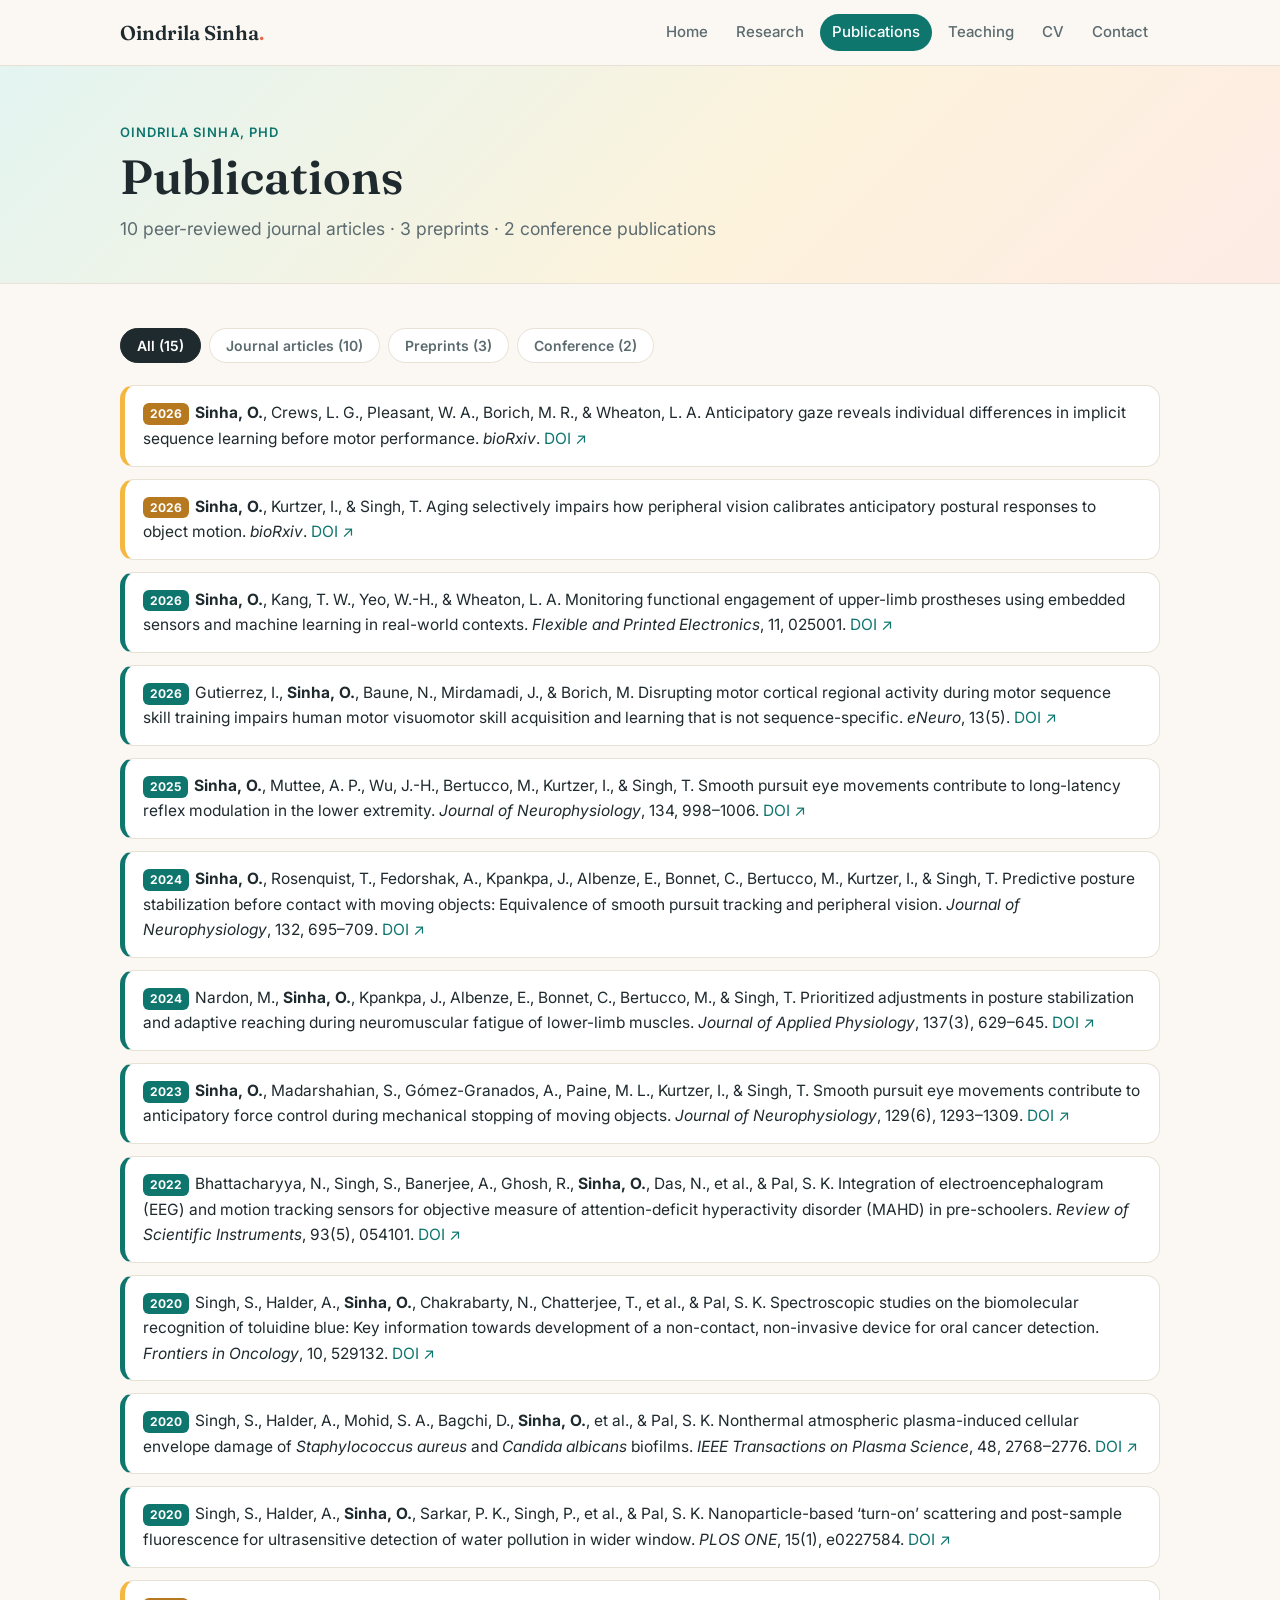
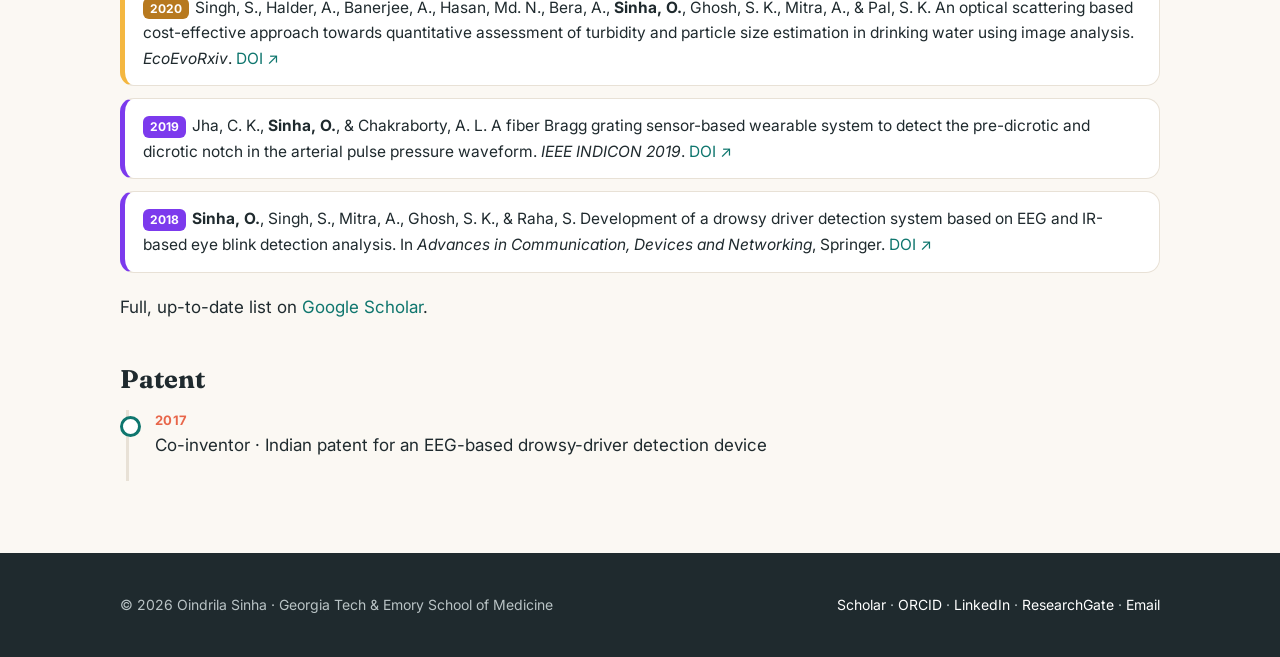
<file: oindrila-website/publications.html>
<!doctype html><html lang="en"><head><meta charset="utf-8"><meta name="viewport" content="width=device-width,initial-scale=1">
<title>Publications · Oindrila Sinha, PhD</title>
<meta name="description" content="Oindrila Sinha, PhD — postdoctoral fellow at Georgia Tech and Emory studying how perceptual learning becomes motor skill.">
<meta property="og:title" content="Oindrila Sinha, PhD"><meta property="og:image" content="oindrila-sinha.jpg">
<link rel="preconnect" href="https://fonts.googleapis.com"><link href="https://fonts.googleapis.com/css2?family=Fraunces:ital,opsz,wght@0,9..144,500;0,9..144,600;1,9..144,500&family=Inter:wght@400;500;600;700&display=swap" rel="stylesheet">
<link rel="stylesheet" href="style.css"></head><body>
<header><div class="wrap"><nav><a class="brand" href="index.html">Oindrila Sinha<span>.</span></a><ul><li><a href="index.html">Home</a></li><li><a href="research.html">Research</a></li><li><a href="publications.html" class="active">Publications</a></li><li><a href="teaching.html">Teaching</a></li><li><a href="cv.html">CV</a></li><li><a href="contact.html">Contact</a></li></ul></nav></div></header>
<div class="pagehead"><div class="wrap"><div class="kicker">Oindrila Sinha, PhD</div><h1>Publications</h1><p>10 peer-reviewed journal articles · 3 preprints · 2 conference publications</p></div></div><main class="page"><div class="wrap"><div class="filters"><button class="on" data-f="all">All (15)</button><button data-f="jr">Journal articles (10)</button><button data-f="pre">Preprints (3)</button><button data-f="conf">Conference (2)</button></div><div id="pubs"><div class="pub pre" data-k="pre"><span class="yr">2026</span><strong>Sinha, O.</strong>, Crews, L. G., Pleasant, W. A., Borich, M. R., &amp; Wheaton, L. A. Anticipatory gaze reveals individual differences in implicit sequence learning before motor performance. <em>bioRxiv</em>. <a href="https://doi.org/10.64898/2026.09.09.750154">DOI ↗</a></div><div class="pub pre" data-k="pre"><span class="yr">2026</span><strong>Sinha, O.</strong>, Kurtzer, I., &amp; Singh, T. Aging selectively impairs how peripheral vision calibrates anticipatory postural responses to object motion. <em>bioRxiv</em>. <a href="https://doi.org/10.64898/2026.05.07.723563">DOI ↗</a></div><div class="pub " data-k="jr"><span class="yr">2026</span><strong>Sinha, O.</strong>, Kang, T. W., Yeo, W.-H., &amp; Wheaton, L. A. Monitoring functional engagement of upper-limb prostheses using embedded sensors and machine learning in real-world contexts. <em>Flexible and Printed Electronics</em>, 11, 025001. <a href="https://doi.org/10.1088/2058-8585/ae511a">DOI ↗</a></div><div class="pub " data-k="jr"><span class="yr">2026</span>Gutierrez, I., <strong>Sinha, O.</strong>, Baune, N., Mirdamadi, J., &amp; Borich, M. Disrupting motor cortical regional activity during motor sequence skill training impairs human motor visuomotor skill acquisition and learning that is not sequence-specific. <em>eNeuro</em>, 13(5). <a href="https://doi.org/10.1523/ENEURO.0348-25.2026">DOI ↗</a></div><div class="pub " data-k="jr"><span class="yr">2025</span><strong>Sinha, O.</strong>, Muttee, A. P., Wu, J.-H., Bertucco, M., Kurtzer, I., &amp; Singh, T. Smooth pursuit eye movements contribute to long-latency reflex modulation in the lower extremity. <em>Journal of Neurophysiology</em>, 134, 998–1006. <a href="https://doi.org/10.1152/jn.00023.2025">DOI ↗</a></div><div class="pub " data-k="jr"><span class="yr">2024</span><strong>Sinha, O.</strong>, Rosenquist, T., Fedorshak, A., Kpankpa, J., Albenze, E., Bonnet, C., Bertucco, M., Kurtzer, I., &amp; Singh, T. Predictive posture stabilization before contact with moving objects: Equivalence of smooth pursuit tracking and peripheral vision. <em>Journal of Neurophysiology</em>, 132, 695–709. <a href="https://doi.org/10.1152/jn.00158.2024">DOI ↗</a></div><div class="pub " data-k="jr"><span class="yr">2024</span>Nardon, M., <strong>Sinha, O.</strong>, Kpankpa, J., Albenze, E., Bonnet, C., Bertucco, M., &amp; Singh, T. Prioritized adjustments in posture stabilization and adaptive reaching during neuromuscular fatigue of lower-limb muscles. <em>Journal of Applied Physiology</em>, 137(3), 629–645. <a href="https://doi.org/10.1152/japplphysiol.00252.2024">DOI ↗</a></div><div class="pub " data-k="jr"><span class="yr">2023</span><strong>Sinha, O.</strong>, Madarshahian, S., Gómez-Granados, A., Paine, M. L., Kurtzer, I., &amp; Singh, T. Smooth pursuit eye movements contribute to anticipatory force control during mechanical stopping of moving objects. <em>Journal of Neurophysiology</em>, 129(6), 1293–1309. <a href="https://doi.org/10.1152/jn.00075.2023">DOI ↗</a></div><div class="pub " data-k="jr"><span class="yr">2022</span>Bhattacharyya, N., Singh, S., Banerjee, A., Ghosh, R., <strong>Sinha, O.</strong>, Das, N., et al., &amp; Pal, S. K. Integration of electroencephalogram (EEG) and motion tracking sensors for objective measure of attention-deficit hyperactivity disorder (MAHD) in pre-schoolers. <em>Review of Scientific Instruments</em>, 93(5), 054101. <a href="https://doi.org/10.1063/5.0088044">DOI ↗</a></div><div class="pub " data-k="jr"><span class="yr">2020</span>Singh, S., Halder, A., <strong>Sinha, O.</strong>, Chakrabarty, N., Chatterjee, T., et al., &amp; Pal, S. K. Spectroscopic studies on the biomolecular recognition of toluidine blue: Key information towards development of a non-contact, non-invasive device for oral cancer detection. <em>Frontiers in Oncology</em>, 10, 529132. <a href="https://doi.org/10.3389/fonc.2020.529132">DOI ↗</a></div><div class="pub " data-k="jr"><span class="yr">2020</span>Singh, S., Halder, A., Mohid, S. A., Bagchi, D., <strong>Sinha, O.</strong>, et al., &amp; Pal, S. K. Nonthermal atmospheric plasma-induced cellular envelope damage of <em>Staphylococcus aureus</em> and <em>Candida albicans</em> biofilms. <em>IEEE Transactions on Plasma Science</em>, 48, 2768–2776. <a href="https://doi.org/10.1109/TPS.2020.3008282">DOI ↗</a></div><div class="pub " data-k="jr"><span class="yr">2020</span>Singh, S., Halder, A., <strong>Sinha, O.</strong>, Sarkar, P. K., Singh, P., et al., &amp; Pal, S. K. Nanoparticle-based ‘turn-on’ scattering and post-sample fluorescence for ultrasensitive detection of water pollution in wider window. <em>PLOS ONE</em>, 15(1), e0227584. <a href="https://doi.org/10.1371/journal.pone.0227584">DOI ↗</a></div><div class="pub pre" data-k="pre"><span class="yr">2020</span>Singh, S., Halder, A., Banerjee, A., Hasan, Md. N., Bera, A., <strong>Sinha, O.</strong>, Ghosh, S. K., Mitra, A., &amp; Pal, S. K. An optical scattering based cost-effective approach towards quantitative assessment of turbidity and particle size estimation in drinking water using image analysis. <em>EcoEvoRxiv</em>. <a href="https://doi.org/10.32942/osf.io/davfq">DOI ↗</a></div><div class="pub conf" data-k="conf"><span class="yr">2019</span>Jha, C. K., <strong>Sinha, O.</strong>, &amp; Chakraborty, A. L. A fiber Bragg grating sensor-based wearable system to detect the pre-dicrotic and dicrotic notch in the arterial pulse pressure waveform. <em>IEEE INDICON 2019</em>. <a href="https://doi.org/10.1109/INDICON47234.2019.9030334">DOI ↗</a></div><div class="pub conf" data-k="conf"><span class="yr">2018</span><strong>Sinha, O.</strong>, Singh, S., Mitra, A., Ghosh, S. K., &amp; Raha, S. Development of a drowsy driver detection system based on EEG and IR-based eye blink detection analysis. In <em>Advances in Communication, Devices and Networking</em>, Springer. <a href="https://doi.org/10.1007/978-981-10-7901-6_34">DOI ↗</a></div></div><p style="margin-top:20px">Full, up-to-date list on <a href="https://scholar.google.com/citations?user=RunZZMYAAAAJ&amp;hl=en">Google Scholar</a>.</p><h2>Patent</h2><ul class="tl"><li><span class="yr">2017</span>Co-inventor · Indian patent for an EEG-based drowsy-driver detection device</li></ul><script>document.querySelectorAll('.filters button').forEach(b=>b.onclick=()=>{document.querySelectorAll('.filters button').forEach(x=>x.classList.toggle('on',x===b));document.querySelectorAll('#pubs .pub').forEach(p=>p.style.display=(b.dataset.f==='all'||p.dataset.k===b.dataset.f)?'':'none')})</script></div></main>
<footer><div class="wrap"><div>© 2026 Oindrila Sinha · Georgia Tech &amp; Emory School of Medicine</div><div><a href="https://scholar.google.com/citations?user=RunZZMYAAAAJ&amp;hl=en">Scholar</a> · <a href="https://orcid.org/0000-0001-8608-3342">ORCID</a> · <a href="https://www.linkedin.com/in/oindrila-sinha-850413182">LinkedIn</a> · <a href="https://www.researchgate.net/profile/Oindrila-Sinha">ResearchGate</a> · <a href="mailto:osinha8@gatech.edu">Email</a></div></div></footer>
</body></html>
</file>
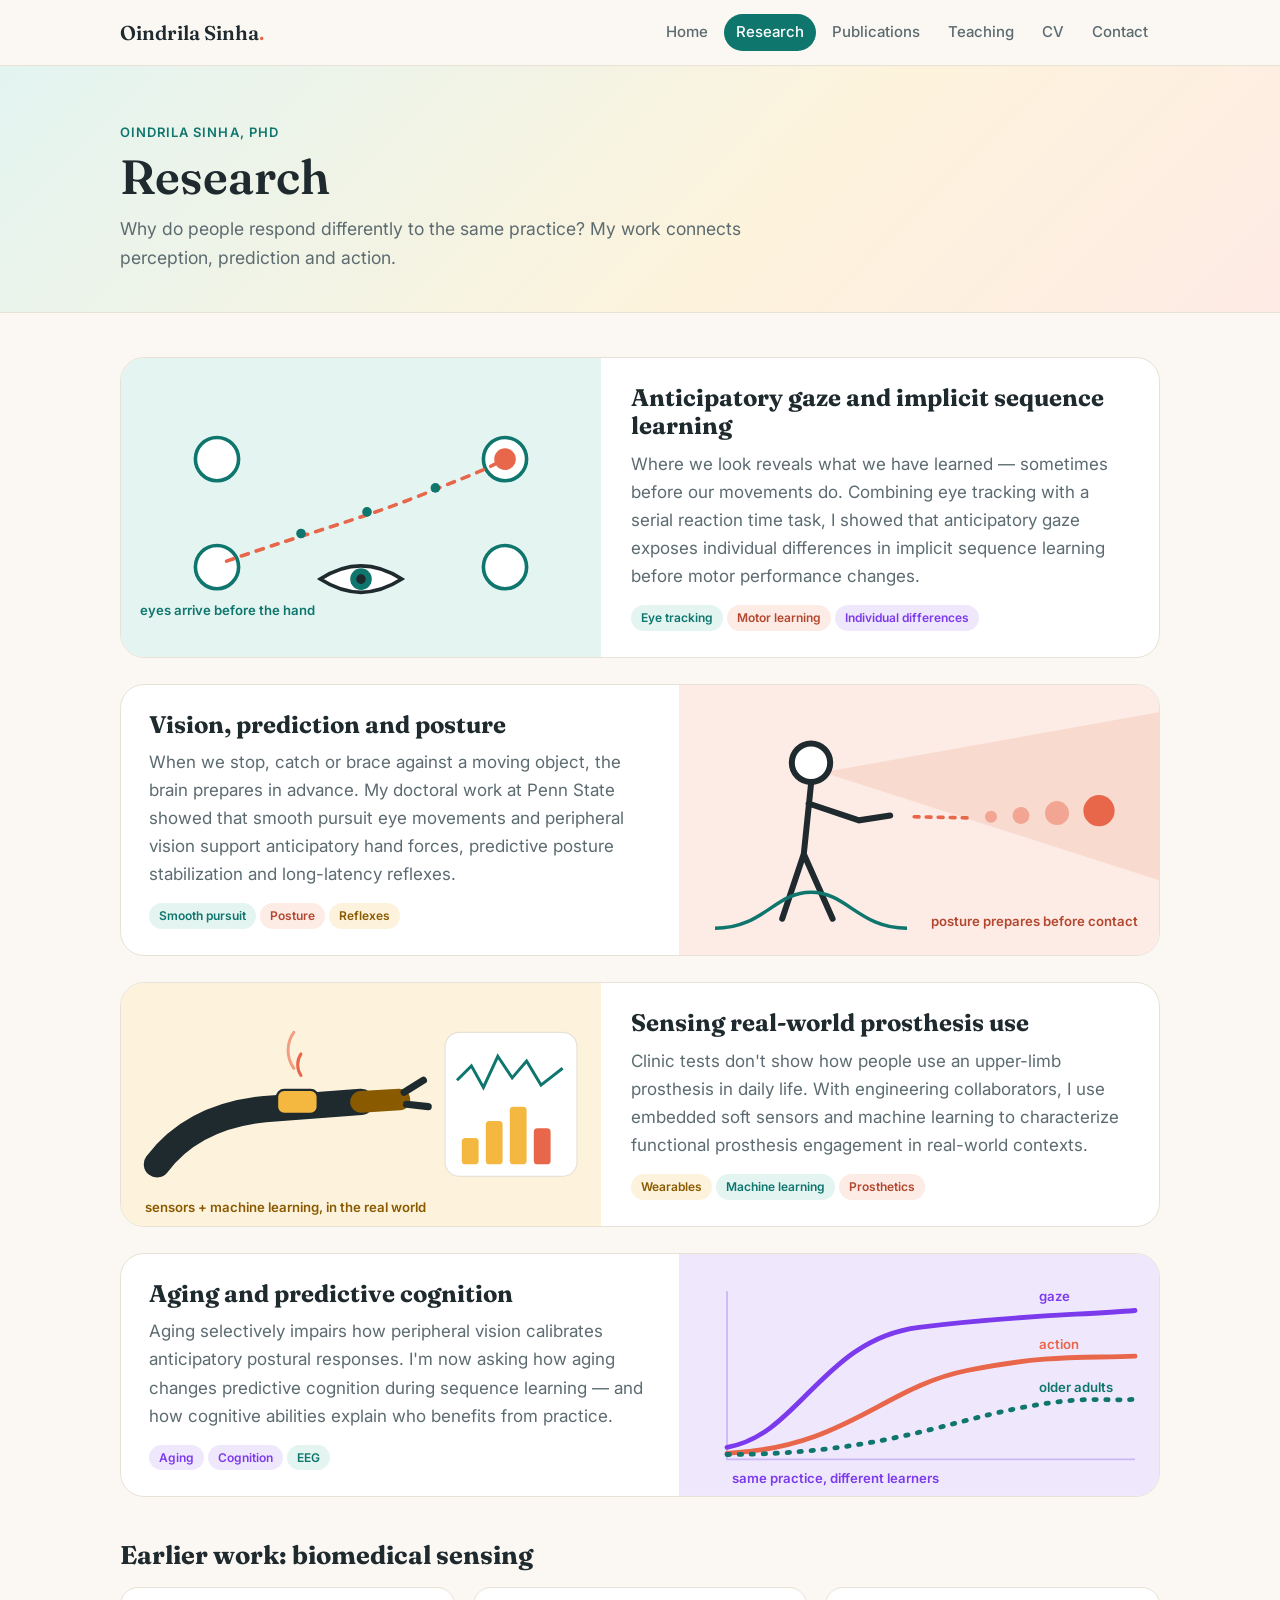
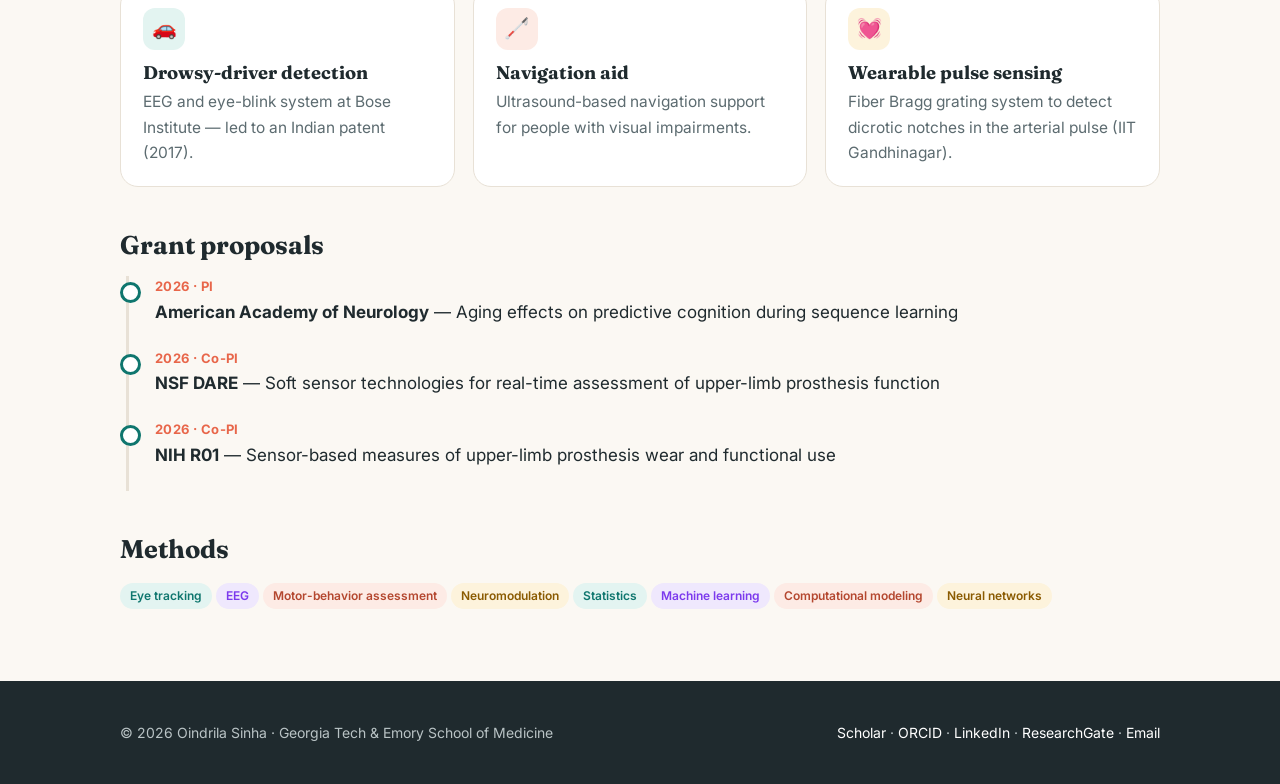
<file: oindrila-website/research.html>
<!doctype html><html lang="en"><head><meta charset="utf-8"><meta name="viewport" content="width=device-width,initial-scale=1">
<title>Research · Oindrila Sinha, PhD</title>
<meta name="description" content="Oindrila Sinha, PhD — postdoctoral fellow at Georgia Tech and Emory studying how perceptual learning becomes motor skill.">
<meta property="og:title" content="Oindrila Sinha, PhD"><meta property="og:image" content="oindrila-sinha.jpg">
<link rel="preconnect" href="https://fonts.googleapis.com"><link href="https://fonts.googleapis.com/css2?family=Fraunces:ital,opsz,wght@0,9..144,500;0,9..144,600;1,9..144,500&family=Inter:wght@400;500;600;700&display=swap" rel="stylesheet">
<link rel="stylesheet" href="style.css"></head><body>
<header><div class="wrap"><nav><a class="brand" href="index.html">Oindrila Sinha<span>.</span></a><ul><li><a href="index.html">Home</a></li><li><a href="research.html" class="active">Research</a></li><li><a href="publications.html">Publications</a></li><li><a href="teaching.html">Teaching</a></li><li><a href="cv.html">CV</a></li><li><a href="contact.html">Contact</a></li></ul></nav></div></header>
<div class="pagehead"><div class="wrap"><div class="kicker">Oindrila Sinha, PhD</div><h1>Research</h1><p>Why do people respond differently to the same practice? My work connects perception, prediction and action.</p></div></div><main class="page"><div class="wrap"><div class="feature"><div class="art"><svg viewBox="0 0 400 200" preserveAspectRatio="xMidYMid meet" style="background:#e3f4f1" role="img" aria-label="Illustration of anticipatory eye movements between targets"><rect width="400" height="200" fill="#e3f4f1"/>
<g fill="#fff" stroke="#0f766e" stroke-width="3"><circle cx="80" cy="60" r="18"/><circle cx="320" cy="60" r="18"/><circle cx="80" cy="150" r="18"/><circle cx="320" cy="150" r="18"/></g>
<circle cx="320" cy="60" r="9" fill="#e8664a"/>
<path d="M88 145 C 160 120, 200 110, 250 90 S 300 70 312 64" fill="none" stroke="#e8664a" stroke-width="3" stroke-dasharray="6 7" stroke-linecap="round"/>
<g fill="#0f766e"><circle cx="150" cy="122" r="4"/><circle cx="205" cy="104" r="4"/><circle cx="262" cy="84" r="4"/></g>
<g transform="translate(200 160)"><path d="M-34 0 Q0 -22 34 0 Q0 22 -34 0Z" fill="#fff" stroke="#1f2a2e" stroke-width="3"/><circle r="9" fill="#0f766e"/><circle r="4" fill="#1f2a2e"/></g>
<text x="16" y="190" font-family="Inter,sans-serif" font-size="11" fill="#0f766e" font-weight="600">eyes arrive before the hand</text></svg></div><div class="body"><h2>Anticipatory gaze and implicit sequence learning</h2><p>Where we look reveals what we have learned — sometimes before our movements do. Combining eye tracking with a serial reaction time task, I showed that anticipatory gaze exposes individual differences in implicit sequence learning before motor performance changes.</p><span class="tag ">Eye tracking</span><span class="tag t-coral">Motor learning</span><span class="tag t-plum">Individual differences</span></div></div><div class="feature"><div class="art"><svg viewBox="0 0 400 200" preserveAspectRatio="xMidYMid meet" style="background:#fdebe5" role="img" aria-label="Illustration of a person bracing for a moving object"><rect width="400" height="200" fill="#fdebe5"/>
<path d="M120 60 L400 10 L400 150 Z" fill="#f8d3c6" opacity=".7"/>
<g stroke="#1f2a2e" stroke-width="5" stroke-linecap="round" fill="none"><circle cx="110" cy="52" r="16" fill="#fff"/><path d="M110 70 L104 128 L86 182 M104 128 L128 182 M108 86 L150 100 L176 96"/></g>
<g fill="#e8664a"><circle cx="350" cy="92" r="13"/></g><g fill="#e8664a" opacity=".45"><circle cx="315" cy="94" r="10"/><circle cx="285" cy="96" r="7"/><circle cx="260" cy="97" r="5"/></g>
<path d="M240 98 L192 97" stroke="#e8664a" stroke-width="3" stroke-dasharray="4 6" stroke-linecap="round"/>
<path d="M30 190 C 70 190 80 160 110 160 S 150 190 190 190" fill="none" stroke="#0f766e" stroke-width="3"/>
<text x="210" y="188" font-family="Inter,sans-serif" font-size="11" fill="#b4472f" font-weight="600">posture prepares before contact</text></svg></div><div class="body"><h2>Vision, prediction and posture</h2><p>When we stop, catch or brace against a moving object, the brain prepares in advance. My doctoral work at Penn State showed that smooth pursuit eye movements and peripheral vision support anticipatory hand forces, predictive posture stabilization and long-latency reflexes.</p><span class="tag ">Smooth pursuit</span><span class="tag t-coral">Posture</span><span class="tag t-sun">Reflexes</span></div></div><div class="feature"><div class="art"><svg viewBox="0 0 400 200" preserveAspectRatio="xMidYMid meet" style="background:#fdf3dc" role="img" aria-label="Illustration of a wearable sensor on a prosthetic arm streaming data"><rect width="400" height="200" fill="#fdf3dc"/>
<path d="M30 150 Q60 110 120 104 L200 98" stroke="#1f2a2e" stroke-width="22" stroke-linecap="round" fill="none"/>
<path d="M200 98 L232 96" stroke="#8a5a00" stroke-width="18" stroke-linecap="round"/>
<g stroke="#1f2a2e" stroke-width="6" stroke-linecap="round"><path d="M236 90 L252 80"/><path d="M238 100 L256 102"/></g>
<rect x="130" y="88" width="34" height="20" rx="6" fill="#f4b740" stroke="#1f2a2e" stroke-width="2"/>
<g fill="none" stroke="#e8664a" stroke-width="2.5" stroke-linecap="round"><path d="M150 76 a16 16 0 0 1 0 -18"/><path d="M144 70 a26 26 0 0 1 0 -30" opacity=".6"/></g>
<g transform="translate(270 40)"><rect width="110" height="120" rx="12" fill="#fff" stroke="#e8e1d6"/>
<polyline points="10,40 22,28 32,46 44,20 56,38 68,24 80,44 98,30" fill="none" stroke="#0f766e" stroke-width="2.5"/>
<g fill="#f4b740"><rect x="14" y="88" width="14" height="22" rx="3"/><rect x="34" y="74" width="14" height="36" rx="3"/><rect x="54" y="62" width="14" height="48" rx="3"/></g><rect x="74" y="80" width="14" height="30" rx="3" fill="#e8664a"/></g>
<text x="20" y="190" font-family="Inter,sans-serif" font-size="11" fill="#8a5a00" font-weight="600">sensors + machine learning, in the real world</text></svg></div><div class="body"><h2>Sensing real-world prosthesis use</h2><p>Clinic tests don't show how people use an upper-limb prosthesis in daily life. With engineering collaborators, I use embedded soft sensors and machine learning to characterize functional prosthesis engagement in real-world contexts.</p><span class="tag t-sun">Wearables</span><span class="tag ">Machine learning</span><span class="tag t-coral">Prosthetics</span></div></div><div class="feature"><div class="art"><svg viewBox="0 0 400 200" preserveAspectRatio="xMidYMid meet" style="background:#efe8fd" role="img" aria-label="Illustration of learning curves differing across individuals"><rect width="400" height="200" fill="#efe8fd"/>
<path d="M40 30 V170 H380" fill="none" stroke="#c9b8f5" stroke-width="1.5"/>
<path d="M40 160 C 100 150 120 70 200 60 S 330 50 380 46" fill="none" stroke="#7c3aed" stroke-width="4" stroke-linecap="round"/>
<path d="M40 165 C 140 160 170 110 240 96 S 340 86 380 84" fill="none" stroke="#e8664a" stroke-width="4" stroke-linecap="round"/>
<path d="M40 166 C 160 166 220 140 280 128 S 350 122 380 120" fill="none" stroke="#0f766e" stroke-width="4" stroke-linecap="round" stroke-dasharray="2 8"/>
<g font-family="Inter,sans-serif" font-size="11" font-weight="600"><text x="300" y="38" fill="#7c3aed">gaze</text><text x="300" y="78" fill="#e8664a">action</text><text x="300" y="114" fill="#0f766e">older adults</text></g>
<text x="44" y="190" font-family="Inter,sans-serif" font-size="11" fill="#7c3aed" font-weight="600">same practice, different learners</text></svg></div><div class="body"><h2>Aging and predictive cognition</h2><p>Aging selectively impairs how peripheral vision calibrates anticipatory postural responses. I'm now asking how aging changes predictive cognition during sequence learning — and how cognitive abilities explain who benefits from practice.</p><span class="tag t-plum">Aging</span><span class="tag t-plum">Cognition</span><span class="tag ">EEG</span></div></div><h2>Earlier work: biomedical sensing</h2><div class="cards"><div class="card"><div class="ico">🚗</div><h3>Drowsy-driver detection</h3><p>EEG and eye-blink system at Bose Institute — led to an Indian patent (2017).</p></div><div class="card" ><div class="ico" style="background:var(--soft-coral)">🦯</div><h3>Navigation aid</h3><p>Ultrasound-based navigation support for people with visual impairments.</p></div><div class="card"><div class="ico" style="background:var(--soft-sun)">💓</div><h3>Wearable pulse sensing</h3><p>Fiber Bragg grating system to detect dicrotic notches in the arterial pulse (IIT Gandhinagar).</p></div></div><h2>Grant proposals</h2><ul class="tl"><li><span class="yr">2026 · PI</span><b>American Academy of Neurology</b> — Aging effects on predictive cognition during sequence learning</li><li><span class="yr">2026 · Co-PI</span><b>NSF DARE</b> — Soft sensor technologies for real-time assessment of upper-limb prosthesis function</li><li><span class="yr">2026 · Co-PI</span><b>NIH R01</b> — Sensor-based measures of upper-limb prosthesis wear and functional use</li></ul><h2>Methods</h2><div><span class="tag ">Eye tracking</span><span class="tag t-plum">EEG</span><span class="tag t-coral">Motor-behavior assessment</span><span class="tag t-sun">Neuromodulation</span><span class="tag ">Statistics</span><span class="tag t-plum">Machine learning</span><span class="tag t-coral">Computational modeling</span><span class="tag t-sun">Neural networks</span></div></div></main>
<footer><div class="wrap"><div>© 2026 Oindrila Sinha · Georgia Tech &amp; Emory School of Medicine</div><div><a href="https://scholar.google.com/citations?user=RunZZMYAAAAJ&amp;hl=en">Scholar</a> · <a href="https://orcid.org/0000-0001-8608-3342">ORCID</a> · <a href="https://www.linkedin.com/in/oindrila-sinha-850413182">LinkedIn</a> · <a href="https://www.researchgate.net/profile/Oindrila-Sinha">ResearchGate</a> · <a href="mailto:osinha8@gatech.edu">Email</a></div></div></footer>
</body></html>
</file>
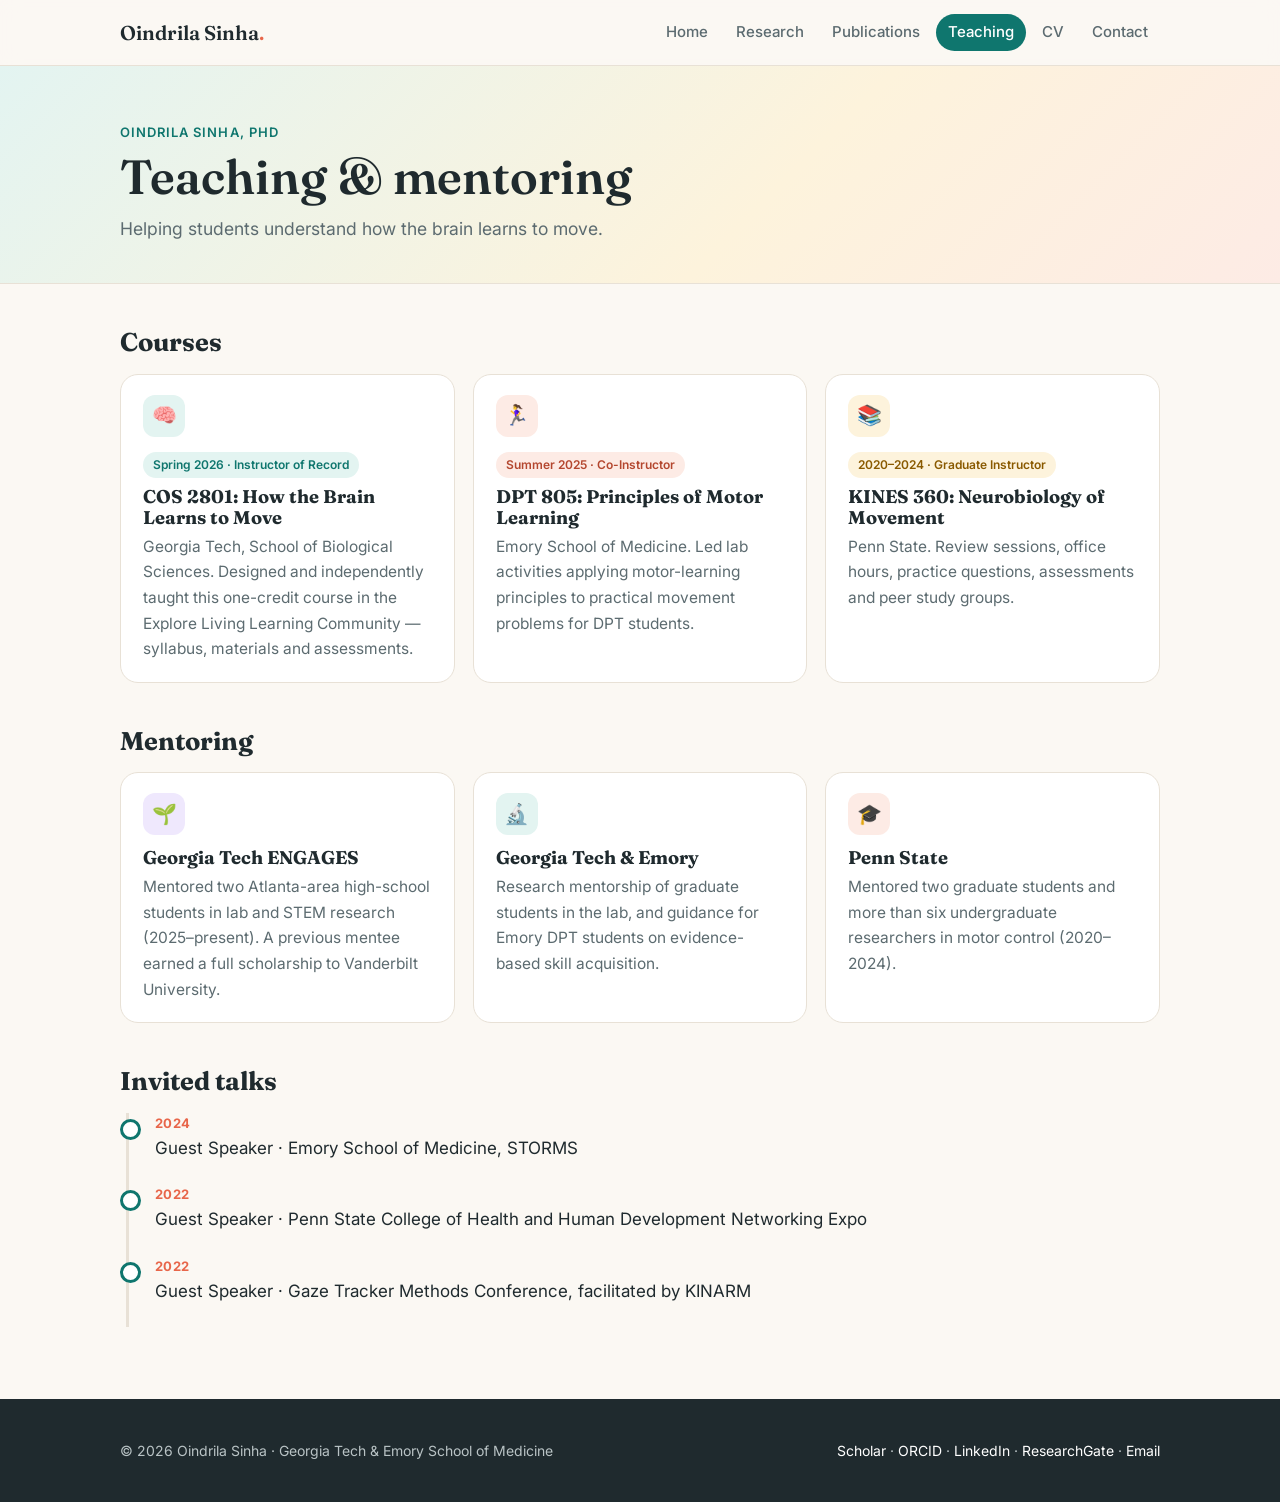
<file: oindrila-website/teaching.html>
<!doctype html><html lang="en"><head><meta charset="utf-8"><meta name="viewport" content="width=device-width,initial-scale=1">
<title>Teaching · Oindrila Sinha, PhD</title>
<meta name="description" content="Oindrila Sinha, PhD — postdoctoral fellow at Georgia Tech and Emory studying how perceptual learning becomes motor skill.">
<meta property="og:title" content="Oindrila Sinha, PhD"><meta property="og:image" content="oindrila-sinha.jpg">
<link rel="preconnect" href="https://fonts.googleapis.com"><link href="https://fonts.googleapis.com/css2?family=Fraunces:ital,opsz,wght@0,9..144,500;0,9..144,600;1,9..144,500&family=Inter:wght@400;500;600;700&display=swap" rel="stylesheet">
<link rel="stylesheet" href="style.css"></head><body>
<header><div class="wrap"><nav><a class="brand" href="index.html">Oindrila Sinha<span>.</span></a><ul><li><a href="index.html">Home</a></li><li><a href="research.html">Research</a></li><li><a href="publications.html">Publications</a></li><li><a href="teaching.html" class="active">Teaching</a></li><li><a href="cv.html">CV</a></li><li><a href="contact.html">Contact</a></li></ul></nav></div></header>
<div class="pagehead"><div class="wrap"><div class="kicker">Oindrila Sinha, PhD</div><h1>Teaching &amp; mentoring</h1><p>Helping students understand how the brain learns to move.</p></div></div><main class="page"><div class="wrap"><h2>Courses</h2><div class="cards"><div class="card"><div class="ico">🧠</div><span class="tag">Spring 2026 · Instructor of Record</span><h3 style="margin-top:8px">COS 2801: How the Brain Learns to Move</h3><p>Georgia Tech, School of Biological Sciences. Designed and independently taught this one-credit course in the Explore Living Learning Community — syllabus, materials and assessments.</p></div><div class="card"><div class="ico" style="background:var(--soft-coral)">🏃‍♀️</div><span class="tag t-coral">Summer 2025 · Co-Instructor</span><h3 style="margin-top:8px">DPT 805: Principles of Motor Learning</h3><p>Emory School of Medicine. Led lab activities applying motor-learning principles to practical movement problems for DPT students.</p></div><div class="card"><div class="ico" style="background:var(--soft-sun)">📚</div><span class="tag t-sun">2020–2024 · Graduate Instructor</span><h3 style="margin-top:8px">KINES 360: Neurobiology of Movement</h3><p>Penn State. Review sessions, office hours, practice questions, assessments and peer study groups.</p></div></div><h2>Mentoring</h2><div class="cards"><div class="card"><div class="ico" style="background:var(--soft-plum)">🌱</div><h3>Georgia Tech ENGAGES</h3><p>Mentored two Atlanta-area high-school students in lab and STEM research (2025–present). A previous mentee earned a full scholarship to Vanderbilt University.</p></div><div class="card"><div class="ico">🔬</div><h3>Georgia Tech &amp; Emory</h3><p>Research mentorship of graduate students in the lab, and guidance for Emory DPT students on evidence-based skill acquisition.</p></div><div class="card"><div class="ico" style="background:var(--soft-coral)">🎓</div><h3>Penn State</h3><p>Mentored two graduate students and more than six undergraduate researchers in motor control (2020–2024).</p></div></div><h2>Invited talks</h2><ul class="tl"><li><span class="yr">2024</span>Guest Speaker · Emory School of Medicine, STORMS</li><li><span class="yr">2022</span>Guest Speaker · Penn State College of Health and Human Development Networking Expo</li><li><span class="yr">2022</span>Guest Speaker · Gaze Tracker Methods Conference, facilitated by KINARM</li></ul></div></main>
<footer><div class="wrap"><div>© 2026 Oindrila Sinha · Georgia Tech &amp; Emory School of Medicine</div><div><a href="https://scholar.google.com/citations?user=RunZZMYAAAAJ&amp;hl=en">Scholar</a> · <a href="https://orcid.org/0000-0001-8608-3342">ORCID</a> · <a href="https://www.linkedin.com/in/oindrila-sinha-850413182">LinkedIn</a> · <a href="https://www.researchgate.net/profile/Oindrila-Sinha">ResearchGate</a> · <a href="mailto:osinha8@gatech.edu">Email</a></div></div></footer>
</body></html>
</file>
<file: style.css>
:root{--bg:#fbf8f3;--paper:#fff;--ink:#1f2a2e;--muted:#5c6b70;--line:#e8e1d6;--teal:#0f766e;--teal-2:#14b8a6;--coral:#e8664a;--sun:#f4b740;--plum:#7c3aed;--soft-teal:#e3f4f1;--soft-coral:#fdebe5;--soft-sun:#fdf3dc;--soft-plum:#efe8fd;color-scheme:light}
*{box-sizing:border-box}
html{scroll-behavior:smooth}
body{margin:0;background:var(--bg);color:var(--ink);font:17px/1.65 Inter,system-ui,-apple-system,sans-serif}
img{max-width:100%}
a{color:var(--teal);text-decoration:none}a:hover{text-decoration:underline}
h1,h2,h3{font-family:Fraunces,Georgia,serif;line-height:1.15;margin:0}
.wrap{max-width:1080px;margin:0 auto;padding:0 20px}
/* nav */
header{position:sticky;top:0;z-index:10;background:rgba(251,248,243,.88);backdrop-filter:blur(10px);border-bottom:1px solid var(--line)}
nav{display:flex;flex-wrap:wrap;align-items:center;justify-content:space-between;gap:10px;padding:14px 0}
.brand{font:600 20px Fraunces,Georgia,serif;color:var(--ink)}.brand span{color:var(--coral)}
nav ul{list-style:none;display:flex;flex-wrap:wrap;gap:4px;margin:0;padding:0}
nav ul a{display:block;padding:6px 12px;border-radius:99px;color:var(--muted);font-size:15px;font-weight:500}
nav ul a:hover{background:var(--soft-teal);color:var(--teal);text-decoration:none}
nav ul a.active{background:var(--teal);color:#fff}
/* hero */
.hero{position:relative;overflow:hidden;padding:64px 0 56px}
.hero::before{content:"";position:absolute;width:520px;height:520px;right:-120px;top:-160px;border-radius:50%;background:radial-gradient(circle,var(--soft-coral),transparent 70%)}
.hero::after{content:"";position:absolute;width:460px;height:460px;left:-160px;bottom:-220px;border-radius:50%;background:radial-gradient(circle,var(--soft-teal),transparent 70%)}
.hero .wrap{position:relative;z-index:1;display:grid;grid-template-columns:1.25fr .9fr;gap:48px;align-items:center}
.eyebrow{display:inline-block;font-size:13px;font-weight:600;letter-spacing:.08em;text-transform:uppercase;color:var(--coral);background:var(--soft-coral);padding:5px 12px;border-radius:99px;margin-bottom:18px}
.hero h1{font-size:clamp(2.4rem,5.5vw,3.8rem);font-weight:600;letter-spacing:-.02em}
.hero h1 em{font-style:italic;color:var(--teal)}
.hero .lead{font-size:1.15rem;color:var(--muted);margin:18px 0 26px;max-width:560px}
.portrait{position:relative;justify-self:center}
.portrait img{display:block;width:100%;max-width:340px;aspect-ratio:4/5;object-fit:cover;border-radius:28px;position:relative;z-index:1;box-shadow:0 20px 50px rgba(31,42,46,.18)}
.portrait::before{content:"";position:absolute;inset:18px -18px -18px 18px;border-radius:28px;background:linear-gradient(135deg,var(--teal-2),var(--sun));z-index:0}
.badge{position:absolute;z-index:2;left:-26px;bottom:34px;background:var(--paper);border-radius:14px;padding:10px 14px;box-shadow:0 10px 30px rgba(31,42,46,.15);font-size:13px;line-height:1.35;max-width:210px}
.badge b{display:block;font-size:14px;color:var(--teal)}
.btn{display:inline-flex;align-items:center;gap:8px;padding:11px 20px;border-radius:99px;background:var(--teal);color:#fff;font-weight:600;font-size:15px;margin:4px 8px 4px 0;border:2px solid var(--teal);transition:transform .15s}
.btn:hover{text-decoration:none;transform:translateY(-2px)}
.btn.ghost{background:transparent;color:var(--teal)}
.btn.coral{background:var(--coral);border-color:var(--coral)}
/* stats */
.stats{display:grid;grid-template-columns:repeat(4,1fr);gap:14px;margin-top:-10px}
.stat{background:var(--paper);border:1px solid var(--line);border-radius:18px;padding:18px 20px}
.stat b{display:block;font:600 2rem Fraunces,Georgia,serif;color:var(--teal)}
.stat:nth-child(2) b{color:var(--coral)}.stat:nth-child(3) b{color:var(--plum)}.stat:nth-child(4) b{color:#b7791f}
.stat span{font-size:14px;color:var(--muted)}
/* sections */
section.block{padding:64px 0}
.sec-head{display:flex;justify-content:space-between;align-items:end;gap:16px;margin-bottom:28px;flex-wrap:wrap}
.sec-head h2{font-size:clamp(1.7rem,3.5vw,2.3rem)}
.sec-head p{color:var(--muted);margin:6px 0 0;max-width:560px}
.kicker{font-size:13px;font-weight:600;letter-spacing:.08em;text-transform:uppercase;color:var(--teal);margin-bottom:6px}
/* showcase */
.show{display:grid;grid-template-columns:repeat(2,1fr);gap:22px}
.proj{background:var(--paper);border:1px solid var(--line);border-radius:22px;overflow:hidden;display:flex;flex-direction:column;transition:transform .2s,box-shadow .2s}
.proj:hover{transform:translateY(-4px);box-shadow:0 18px 40px rgba(31,42,46,.10)}
.proj .art{aspect-ratio:16/8;display:block}
.proj .art svg{width:100%;height:100%;display:block}
.proj .body{padding:20px 22px 22px}
.proj h3{font-size:1.35rem;margin-bottom:8px}
.proj p{margin:0 0 12px;color:var(--muted);font-size:15.5px}
.tag{display:inline-block;font-size:12px;font-weight:600;padding:3px 10px;border-radius:99px;margin:3px 4px 0 0;background:var(--soft-teal);color:var(--teal)}
.t-coral{background:var(--soft-coral);color:#b4472f}.t-sun{background:var(--soft-sun);color:#8a5a00}.t-plum{background:var(--soft-plum);color:var(--plum)}
/* band */
.band{background:var(--ink);color:#f3efe8;border-radius:28px;padding:44px;display:grid;grid-template-columns:1.2fr 1fr;gap:32px;align-items:center}
.band h2{color:#fff;font-size:clamp(1.6rem,3vw,2.1rem)}
.band p{color:#c9d2d4}
.band .btn{background:var(--sun);border-color:var(--sun);color:var(--ink)}
/* news */
.news{list-style:none;padding:0;margin:0;display:grid;gap:12px}
.news li{display:grid;grid-template-columns:110px 1fr;gap:18px;background:var(--paper);border:1px solid var(--line);border-radius:16px;padding:16px 20px;align-items:baseline}
.news .when{font-weight:700;color:var(--coral);font-size:14px}
/* generic page */
.pagehead{padding:56px 0 40px;background:linear-gradient(135deg,var(--soft-teal),var(--soft-sun) 60%,var(--soft-coral));border-bottom:1px solid var(--line)}
.pagehead h1{font-size:clamp(2.1rem,5vw,3rem);font-weight:600}
.pagehead p{color:var(--muted);font-size:1.1rem;margin:10px 0 0;max-width:640px}
main.page{padding:44px 0 72px}
main.page h2{font-size:1.6rem;margin:44px 0 16px}
main.page h2:first-child{margin-top:0}
.cards{display:grid;grid-template-columns:repeat(auto-fit,minmax(240px,1fr));gap:18px}
.card{background:var(--paper);border:1px solid var(--line);border-radius:18px;padding:20px 22px}
.card h3{font-size:1.15rem;margin-bottom:6px}
.card p{margin:0;color:var(--muted);font-size:15.5px}
.card .ico{width:42px;height:42px;border-radius:12px;display:grid;place-items:center;font-size:20px;margin-bottom:12px;background:var(--soft-teal)}
.pub{background:var(--paper);border:1px solid var(--line);border-left:5px solid var(--teal);border-radius:14px;padding:14px 18px;margin:0 0 12px;font-size:15.5px}
.pub.pre{border-left-color:var(--sun)}.pub.conf{border-left-color:var(--plum)}
.pub .yr{display:inline-block;font-size:12px;font-weight:700;color:#fff;background:var(--teal);border-radius:6px;padding:1px 7px;margin-right:6px}
.pub.pre .yr{background:#b7791f}.pub.conf .yr{background:var(--plum)}
.filters{display:flex;flex-wrap:wrap;gap:8px;margin:0 0 22px}
.filters button{font:600 14px Inter,sans-serif;border:1px solid var(--line);background:var(--paper);padding:8px 16px;border-radius:99px;cursor:pointer;color:var(--muted)}
.filters button.on{background:var(--ink);color:#fff;border-color:var(--ink)}
.tl{list-style:none;padding:0;margin:0;border-left:3px solid var(--line);margin-left:6px}
.tl li{position:relative;padding:0 0 22px 26px}
.tl li::before{content:"";position:absolute;left:-9px;top:6px;width:15px;height:15px;border-radius:50%;background:var(--paper);border:3px solid var(--teal)}
.tl .yr{display:block;font-size:13px;font-weight:700;color:var(--coral);letter-spacing:.03em}
.feature{display:grid;grid-template-columns:1fr 1.1fr;gap:30px;align-items:center;background:var(--paper);border:1px solid var(--line);border-radius:24px;overflow:hidden;margin-bottom:26px}
.feature .art{height:100%;min-height:240px}.feature .art svg{width:100%;height:100%;display:block}
.feature .body{padding:26px 28px 26px 0}
.feature:nth-of-type(even){grid-template-columns:1.1fr 1fr}.feature:nth-of-type(even) .art{order:2}.feature:nth-of-type(even) .body{padding:26px 0 26px 28px}
.feature h2{margin:0 0 10px!important;font-size:1.5rem!important}
.feature p{color:var(--muted);margin:0 0 12px}
footer{background:var(--ink);color:#b9c3c5;padding:40px 0;font-size:14px}
footer .wrap{display:flex;flex-wrap:wrap;justify-content:space-between;gap:16px;align-items:center}
footer a{color:#fff}
@media (max-width:860px){.hero .wrap,.band,.feature,.feature:nth-of-type(even){grid-template-columns:1fr}.feature .body,.feature:nth-of-type(even) .body{padding:4px 22px 24px}.feature:nth-of-type(even) .art{order:0}.feature .art{min-height:200px}.show{grid-template-columns:1fr}.stats{grid-template-columns:repeat(2,1fr)}.badge{left:0}.band{padding:30px}}
@media (max-width:520px){.news li{grid-template-columns:1fr;gap:2px}.hero{padding-top:40px}}
/* ---- v3 ---- */
.hero2{background:linear-gradient(135deg,#e3f4f1 0%,#fbf8f3 55%,#fdebe5 100%);padding:48px 0 36px;border-bottom:1px solid var(--line)}
.hero2-grid{display:grid;grid-template-columns:300px 1fr;gap:48px;align-items:center}
.ph{position:relative}
.ph img{display:block;width:100%;height:auto;aspect-ratio:4/5;object-fit:cover;object-position:50% 20%;border-radius:24px;border:6px solid #fff;box-shadow:0 18px 44px rgba(31,42,46,.16)}
.ph::after{content:"";position:absolute;width:90px;height:90px;border-radius:24px;background:var(--sun);right:-18px;bottom:-18px;z-index:-1}
.ph{z-index:0}
.intro h1{font-size:clamp(2.3rem,5vw,3.5rem);font-weight:600;letter-spacing:-.02em;margin:4px 0 8px}
.role{margin:0 0 16px;font-weight:600;color:var(--ink);font-size:1.02rem}
.role span{font-weight:500;color:var(--teal)}
.intro .lead{font-size:1.12rem;color:var(--muted);margin:0 0 22px;max-width:620px}
mark{background:linear-gradient(transparent 58%,#bfe8e1 58%);color:var(--ink);padding:0 2px}
mark.m2{background:linear-gradient(transparent 58%,#f8cfc2 58%)}
.cta{margin-bottom:16px}
.links{display:flex;flex-wrap:wrap;gap:8px}
.links a{font-size:13.5px;font-weight:600;padding:6px 12px;border-radius:99px;background:#fff;border:1px solid var(--line);color:var(--ink)}
.links a:hover{border-color:var(--teal);color:var(--teal);text-decoration:none}
.stats2{display:grid;grid-template-columns:repeat(4,1fr);gap:0;margin-top:34px;background:#fff;border:1px solid var(--line);border-radius:18px;overflow:hidden}
.stats2 div{padding:16px 22px;border-left:1px solid var(--line)}.stats2 div:first-child{border-left:0}
.stats2 b{display:block;font:600 1.8rem Fraunces,Georgia,serif;color:var(--teal)}
.stats2 div:nth-child(2) b{color:var(--coral)}.stats2 div:nth-child(3) b{color:var(--plum)}.stats2 div:nth-child(4) b{color:#b7791f}
.stats2 span{font-size:13.5px;color:var(--muted)}
.hls{display:grid;grid-template-columns:repeat(2,1fr);gap:20px}
.hl{--c:var(--teal);--s:var(--soft-teal);background:#fff;border:1px solid var(--line);border-top:6px solid var(--c);border-radius:20px;padding:22px 24px;display:flex;flex-direction:column;transition:transform .2s,box-shadow .2s}
.hl:hover{transform:translateY(-3px);box-shadow:0 16px 36px rgba(31,42,46,.09)}
.hl-coral{--c:var(--coral);--s:var(--soft-coral)}.hl-sun{--c:#d99a1e;--s:var(--soft-sun)}.hl-plum{--c:var(--plum);--s:var(--soft-plum)}
.hl-top{display:flex;align-items:center;gap:12px;margin-bottom:12px}
.hl-num{font:600 1.5rem Fraunces,Georgia,serif;color:var(--c);background:var(--s);width:48px;height:48px;border-radius:14px;display:grid;place-items:center}
.hl-kick{font-size:12.5px;font-weight:700;letter-spacing:.08em;text-transform:uppercase;color:var(--c)}
.hl h3{font-size:1.4rem;margin-bottom:8px}
.hl p{color:var(--muted);margin:0 0 16px;font-size:15.5px;flex:1}
.hl-foot{display:flex;justify-content:space-between;align-items:center;gap:10px;flex-wrap:wrap;border-top:1px dashed var(--line);padding-top:12px}
.hl-foot a{font-size:13.5px;font-weight:600;color:var(--c)}
.two{display:grid;grid-template-columns:1.4fr 1fr;gap:28px;align-items:start}
.band-v{display:block;padding:32px}.band-v h2{margin-bottom:10px}.band-v .btn{margin-top:8px}
.rf{--c:var(--teal);--s:var(--soft-teal);display:grid;grid-template-columns:200px 1fr;background:#fff;border:1px solid var(--line);border-radius:22px;overflow:hidden;margin-bottom:22px}
.rf.hl-coral{--c:var(--coral);--s:var(--soft-coral)}.rf.hl-sun{--c:#d99a1e;--s:var(--soft-sun)}.rf.hl-plum{--c:var(--plum);--s:var(--soft-plum)}
.rf-side{background:var(--s);padding:26px;display:flex;flex-direction:column;gap:12px}
.rf-side .hl-num{background:#fff;width:58px;height:58px;font-size:1.8rem}
.rf-body{padding:26px 28px}
.rf-body h2{margin:0 0 10px!important;font-size:1.5rem!important}
.rf-body p{color:var(--muted);margin:0 0 12px}
.rf-body h4{margin:18px 0 6px;font-size:13px;letter-spacing:.06em;text-transform:uppercase;color:var(--muted)}
.rf-body ul{margin:0;padding-left:18px}.rf-body li a{color:var(--c);font-weight:600;font-size:15px}
@media (max-width:860px){.hero2-grid{grid-template-columns:1fr;gap:26px}.ph{max-width:240px}.hls,.two{grid-template-columns:1fr}.stats2{grid-template-columns:repeat(2,1fr)}.stats2 div:nth-child(3){border-left:0}.stats2 div:nth-child(n+3){border-top:1px solid var(--line)}.rf{grid-template-columns:1fr}.rf-side{flex-direction:row;align-items:center;padding:16px 22px}}
/* ---- v4 ---- */
.hl{padding:0;overflow:hidden}
.hl-in{padding:20px 24px 22px;display:flex;flex-direction:column;flex:1}
.hl-img{display:block;aspect-ratio:16/9;background:#fff;border-bottom:1px solid var(--line);overflow:hidden}
.hl-img img{width:100%;height:100%;display:block;transition:transform .3s}
.hl-img.fit-cover img{object-fit:cover;object-position:50% 35%}
.hl-img.fit-contain img{object-fit:contain;padding:10px}
.hl:hover .hl-img img{transform:scale(1.03)}
.story{--c:var(--teal);--s:var(--soft-teal);background:#fff;border:1px solid var(--line);border-radius:24px;padding:28px;margin-bottom:28px;scroll-margin-top:90px}
.story.hl-coral{--c:var(--coral);--s:var(--soft-coral)}.story.hl-sun{--c:#d99a1e;--s:var(--soft-sun)}.story.hl-plum{--c:var(--plum);--s:var(--soft-plum)}
.story-head{display:flex;gap:16px;align-items:center;margin-bottom:20px}
.story-head .hl-num{width:58px;height:58px;font-size:1.7rem;flex:none}
.story-head h2{margin:2px 0 0!important;font-size:1.7rem!important}
.story-grid{display:grid;grid-template-columns:1.05fr 1fr;gap:30px;align-items:start}
.story-fig{margin:0;background:var(--s);border-radius:18px;padding:12px;position:sticky;top:90px}
.story-fig img{display:block;width:100%;border-radius:10px;background:#fff}
.story-fig.fit-contain img{padding:8px}
.story-fig figcaption{font-size:13.5px;color:var(--muted);padding:10px 4px 2px;line-height:1.5}
.story-fig figcaption span{display:block;font-size:12px;margin-top:4px;color:var(--c);font-weight:600}
.st{border-left:3px solid var(--s);padding:0 0 0 16px;margin-bottom:16px}
.st h4{margin:0 0 4px;font-size:12.5px;letter-spacing:.08em;text-transform:uppercase;color:var(--c)}
.st p{margin:0;color:var(--ink);font-size:15.5px}
.story .tags{margin:6px 0 4px}
.kp{margin:16px 0 6px;font-size:12.5px;letter-spacing:.08em;text-transform:uppercase;color:var(--muted)}
.kpl{margin:0;padding-left:18px}.kpl a{color:var(--c);font-weight:600;font-size:15px}
@media (max-width:860px){.story{padding:20px}.story-grid{grid-template-columns:1fr}.story-fig{position:static}}
</file>
<file: oindrila-website/style.css>
:root{--bg:#fbf8f3;--paper:#fff;--ink:#1f2a2e;--muted:#5c6b70;--line:#e8e1d6;--teal:#0f766e;--teal-2:#14b8a6;--coral:#e8664a;--sun:#f4b740;--plum:#7c3aed;--soft-teal:#e3f4f1;--soft-coral:#fdebe5;--soft-sun:#fdf3dc;--soft-plum:#efe8fd;color-scheme:light}
*{box-sizing:border-box}
html{scroll-behavior:smooth}
body{margin:0;background:var(--bg);color:var(--ink);font:17px/1.65 Inter,system-ui,-apple-system,sans-serif}
img{max-width:100%}
a{color:var(--teal);text-decoration:none}a:hover{text-decoration:underline}
h1,h2,h3{font-family:Fraunces,Georgia,serif;line-height:1.15;margin:0}
.wrap{max-width:1080px;margin:0 auto;padding:0 20px}
/* nav */
header{position:sticky;top:0;z-index:10;background:rgba(251,248,243,.88);backdrop-filter:blur(10px);border-bottom:1px solid var(--line)}
nav{display:flex;flex-wrap:wrap;align-items:center;justify-content:space-between;gap:10px;padding:14px 0}
.brand{font:600 20px Fraunces,Georgia,serif;color:var(--ink)}.brand span{color:var(--coral)}
nav ul{list-style:none;display:flex;flex-wrap:wrap;gap:4px;margin:0;padding:0}
nav ul a{display:block;padding:6px 12px;border-radius:99px;color:var(--muted);font-size:15px;font-weight:500}
nav ul a:hover{background:var(--soft-teal);color:var(--teal);text-decoration:none}
nav ul a.active{background:var(--teal);color:#fff}
/* hero */
.hero{position:relative;overflow:hidden;padding:64px 0 56px}
.hero::before{content:"";position:absolute;width:520px;height:520px;right:-120px;top:-160px;border-radius:50%;background:radial-gradient(circle,var(--soft-coral),transparent 70%)}
.hero::after{content:"";position:absolute;width:460px;height:460px;left:-160px;bottom:-220px;border-radius:50%;background:radial-gradient(circle,var(--soft-teal),transparent 70%)}
.hero .wrap{position:relative;z-index:1;display:grid;grid-template-columns:1.25fr .9fr;gap:48px;align-items:center}
.eyebrow{display:inline-block;font-size:13px;font-weight:600;letter-spacing:.08em;text-transform:uppercase;color:var(--coral);background:var(--soft-coral);padding:5px 12px;border-radius:99px;margin-bottom:18px}
.hero h1{font-size:clamp(2.4rem,5.5vw,3.8rem);font-weight:600;letter-spacing:-.02em}
.hero h1 em{font-style:italic;color:var(--teal)}
.hero .lead{font-size:1.15rem;color:var(--muted);margin:18px 0 26px;max-width:560px}
.portrait{position:relative;justify-self:center}
.portrait img{display:block;width:100%;max-width:340px;aspect-ratio:4/5;object-fit:cover;border-radius:28px;position:relative;z-index:1;box-shadow:0 20px 50px rgba(31,42,46,.18)}
.portrait::before{content:"";position:absolute;inset:18px -18px -18px 18px;border-radius:28px;background:linear-gradient(135deg,var(--teal-2),var(--sun));z-index:0}
.badge{position:absolute;z-index:2;left:-26px;bottom:34px;background:var(--paper);border-radius:14px;padding:10px 14px;box-shadow:0 10px 30px rgba(31,42,46,.15);font-size:13px;line-height:1.35;max-width:210px}
.badge b{display:block;font-size:14px;color:var(--teal)}
.btn{display:inline-flex;align-items:center;gap:8px;padding:11px 20px;border-radius:99px;background:var(--teal);color:#fff;font-weight:600;font-size:15px;margin:4px 8px 4px 0;border:2px solid var(--teal);transition:transform .15s}
.btn:hover{text-decoration:none;transform:translateY(-2px)}
.btn.ghost{background:transparent;color:var(--teal)}
.btn.coral{background:var(--coral);border-color:var(--coral)}
/* stats */
.stats{display:grid;grid-template-columns:repeat(4,1fr);gap:14px;margin-top:-10px}
.stat{background:var(--paper);border:1px solid var(--line);border-radius:18px;padding:18px 20px}
.stat b{display:block;font:600 2rem Fraunces,Georgia,serif;color:var(--teal)}
.stat:nth-child(2) b{color:var(--coral)}.stat:nth-child(3) b{color:var(--plum)}.stat:nth-child(4) b{color:#b7791f}
.stat span{font-size:14px;color:var(--muted)}
/* sections */
section.block{padding:64px 0}
.sec-head{display:flex;justify-content:space-between;align-items:end;gap:16px;margin-bottom:28px;flex-wrap:wrap}
.sec-head h2{font-size:clamp(1.7rem,3.5vw,2.3rem)}
.sec-head p{color:var(--muted);margin:6px 0 0;max-width:560px}
.kicker{font-size:13px;font-weight:600;letter-spacing:.08em;text-transform:uppercase;color:var(--teal);margin-bottom:6px}
/* showcase */
.show{display:grid;grid-template-columns:repeat(2,1fr);gap:22px}
.proj{background:var(--paper);border:1px solid var(--line);border-radius:22px;overflow:hidden;display:flex;flex-direction:column;transition:transform .2s,box-shadow .2s}
.proj:hover{transform:translateY(-4px);box-shadow:0 18px 40px rgba(31,42,46,.10)}
.proj .art{aspect-ratio:16/8;display:block}
.proj .art svg{width:100%;height:100%;display:block}
.proj .body{padding:20px 22px 22px}
.proj h3{font-size:1.35rem;margin-bottom:8px}
.proj p{margin:0 0 12px;color:var(--muted);font-size:15.5px}
.tag{display:inline-block;font-size:12px;font-weight:600;padding:3px 10px;border-radius:99px;margin:3px 4px 0 0;background:var(--soft-teal);color:var(--teal)}
.t-coral{background:var(--soft-coral);color:#b4472f}.t-sun{background:var(--soft-sun);color:#8a5a00}.t-plum{background:var(--soft-plum);color:var(--plum)}
/* band */
.band{background:var(--ink);color:#f3efe8;border-radius:28px;padding:44px;display:grid;grid-template-columns:1.2fr 1fr;gap:32px;align-items:center}
.band h2{color:#fff;font-size:clamp(1.6rem,3vw,2.1rem)}
.band p{color:#c9d2d4}
.band .btn{background:var(--sun);border-color:var(--sun);color:var(--ink)}
/* news */
.news{list-style:none;padding:0;margin:0;display:grid;gap:12px}
.news li{display:grid;grid-template-columns:110px 1fr;gap:18px;background:var(--paper);border:1px solid var(--line);border-radius:16px;padding:16px 20px;align-items:baseline}
.news .when{font-weight:700;color:var(--coral);font-size:14px}
/* generic page */
.pagehead{padding:56px 0 40px;background:linear-gradient(135deg,var(--soft-teal),var(--soft-sun) 60%,var(--soft-coral));border-bottom:1px solid var(--line)}
.pagehead h1{font-size:clamp(2.1rem,5vw,3rem);font-weight:600}
.pagehead p{color:var(--muted);font-size:1.1rem;margin:10px 0 0;max-width:640px}
main.page{padding:44px 0 72px}
main.page h2{font-size:1.6rem;margin:44px 0 16px}
main.page h2:first-child{margin-top:0}
.cards{display:grid;grid-template-columns:repeat(auto-fit,minmax(240px,1fr));gap:18px}
.card{background:var(--paper);border:1px solid var(--line);border-radius:18px;padding:20px 22px}
.card h3{font-size:1.15rem;margin-bottom:6px}
.card p{margin:0;color:var(--muted);font-size:15.5px}
.card .ico{width:42px;height:42px;border-radius:12px;display:grid;place-items:center;font-size:20px;margin-bottom:12px;background:var(--soft-teal)}
.pub{background:var(--paper);border:1px solid var(--line);border-left:5px solid var(--teal);border-radius:14px;padding:14px 18px;margin:0 0 12px;font-size:15.5px}
.pub.pre{border-left-color:var(--sun)}.pub.conf{border-left-color:var(--plum)}
.pub .yr{display:inline-block;font-size:12px;font-weight:700;color:#fff;background:var(--teal);border-radius:6px;padding:1px 7px;margin-right:6px}
.pub.pre .yr{background:#b7791f}.pub.conf .yr{background:var(--plum)}
.filters{display:flex;flex-wrap:wrap;gap:8px;margin:0 0 22px}
.filters button{font:600 14px Inter,sans-serif;border:1px solid var(--line);background:var(--paper);padding:8px 16px;border-radius:99px;cursor:pointer;color:var(--muted)}
.filters button.on{background:var(--ink);color:#fff;border-color:var(--ink)}
.tl{list-style:none;padding:0;margin:0;border-left:3px solid var(--line);margin-left:6px}
.tl li{position:relative;padding:0 0 22px 26px}
.tl li::before{content:"";position:absolute;left:-9px;top:6px;width:15px;height:15px;border-radius:50%;background:var(--paper);border:3px solid var(--teal)}
.tl .yr{display:block;font-size:13px;font-weight:700;color:var(--coral);letter-spacing:.03em}
.feature{display:grid;grid-template-columns:1fr 1.1fr;gap:30px;align-items:center;background:var(--paper);border:1px solid var(--line);border-radius:24px;overflow:hidden;margin-bottom:26px}
.feature .art{height:100%;min-height:240px}.feature .art svg{width:100%;height:100%;display:block}
.feature .body{padding:26px 28px 26px 0}
.feature:nth-of-type(even){grid-template-columns:1.1fr 1fr}.feature:nth-of-type(even) .art{order:2}.feature:nth-of-type(even) .body{padding:26px 0 26px 28px}
.feature h2{margin:0 0 10px!important;font-size:1.5rem!important}
.feature p{color:var(--muted);margin:0 0 12px}
footer{background:var(--ink);color:#b9c3c5;padding:40px 0;font-size:14px}
footer .wrap{display:flex;flex-wrap:wrap;justify-content:space-between;gap:16px;align-items:center}
footer a{color:#fff}
@media (max-width:860px){.hero .wrap,.band,.feature,.feature:nth-of-type(even){grid-template-columns:1fr}.feature .body,.feature:nth-of-type(even) .body{padding:4px 22px 24px}.feature:nth-of-type(even) .art{order:0}.feature .art{min-height:200px}.show{grid-template-columns:1fr}.stats{grid-template-columns:repeat(2,1fr)}.badge{left:0}.band{padding:30px}}
@media (max-width:520px){.news li{grid-template-columns:1fr;gap:2px}.hero{padding-top:40px}}
</file>
